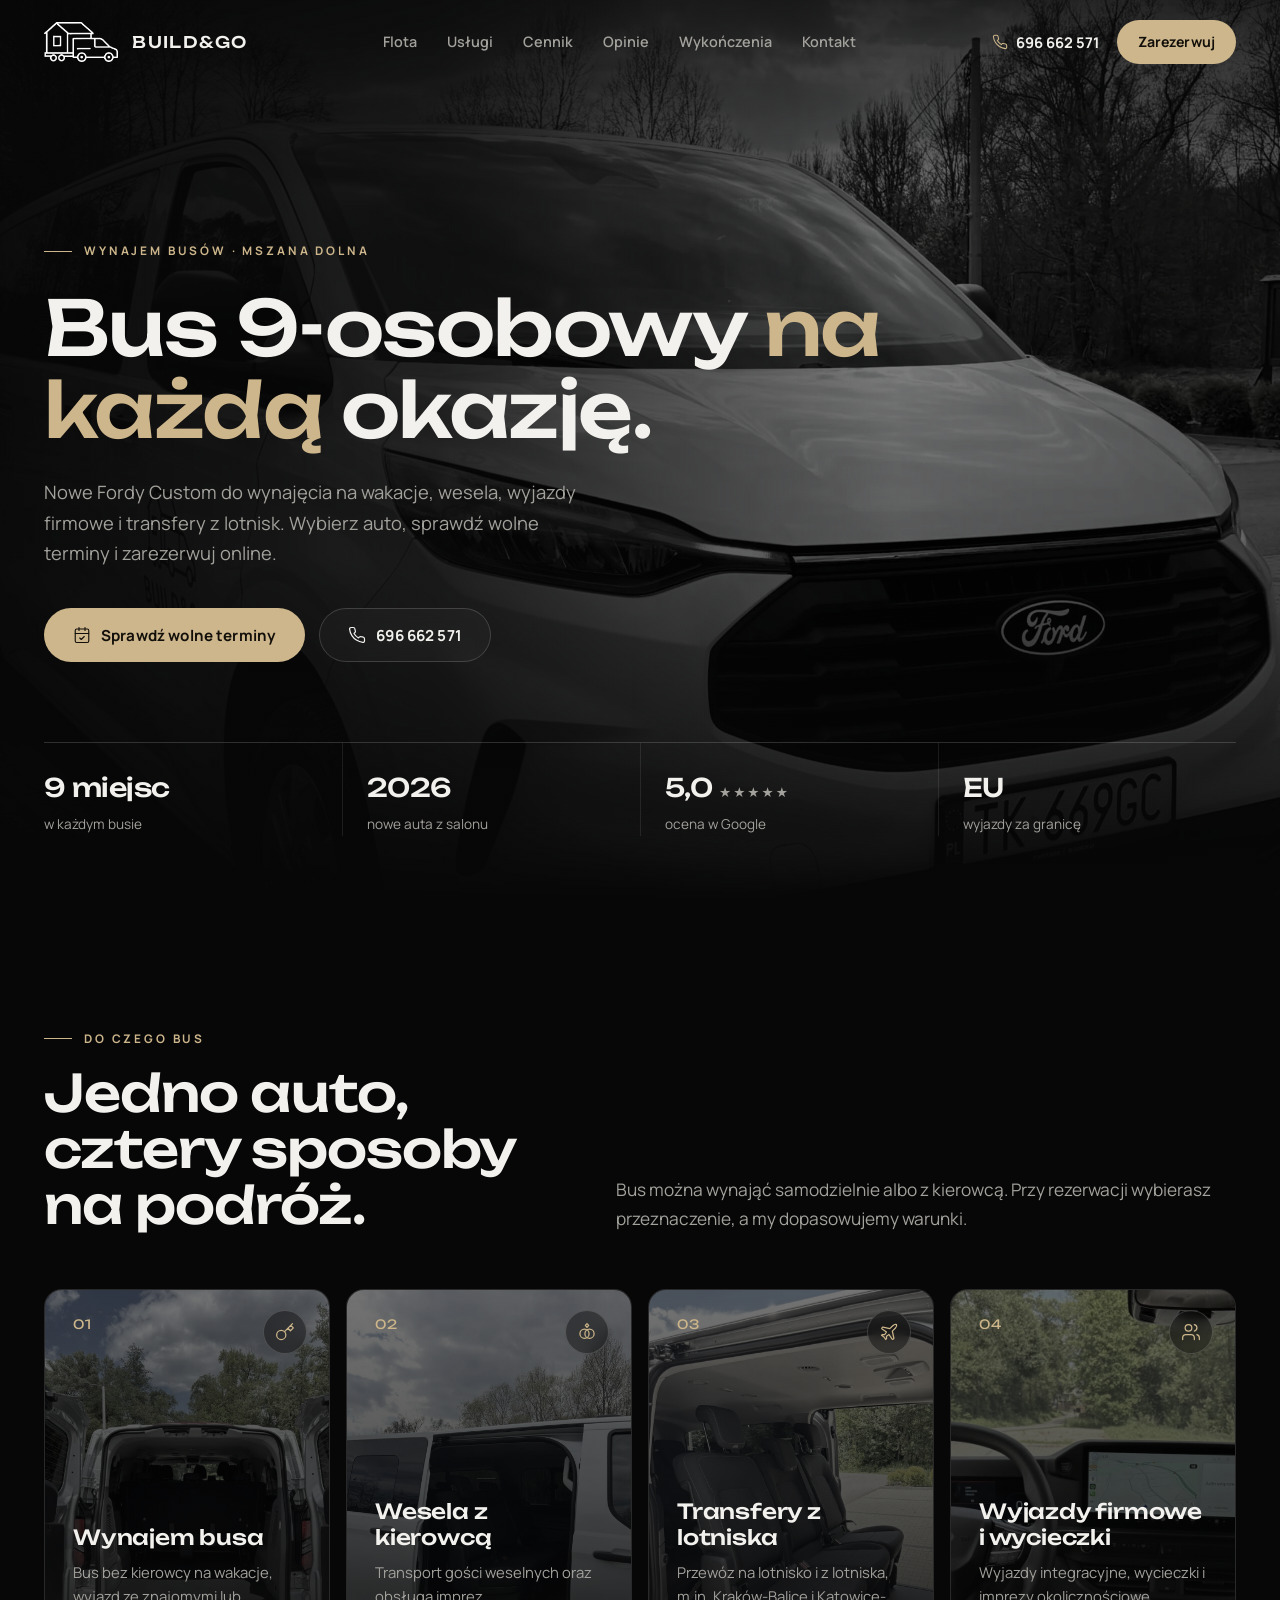
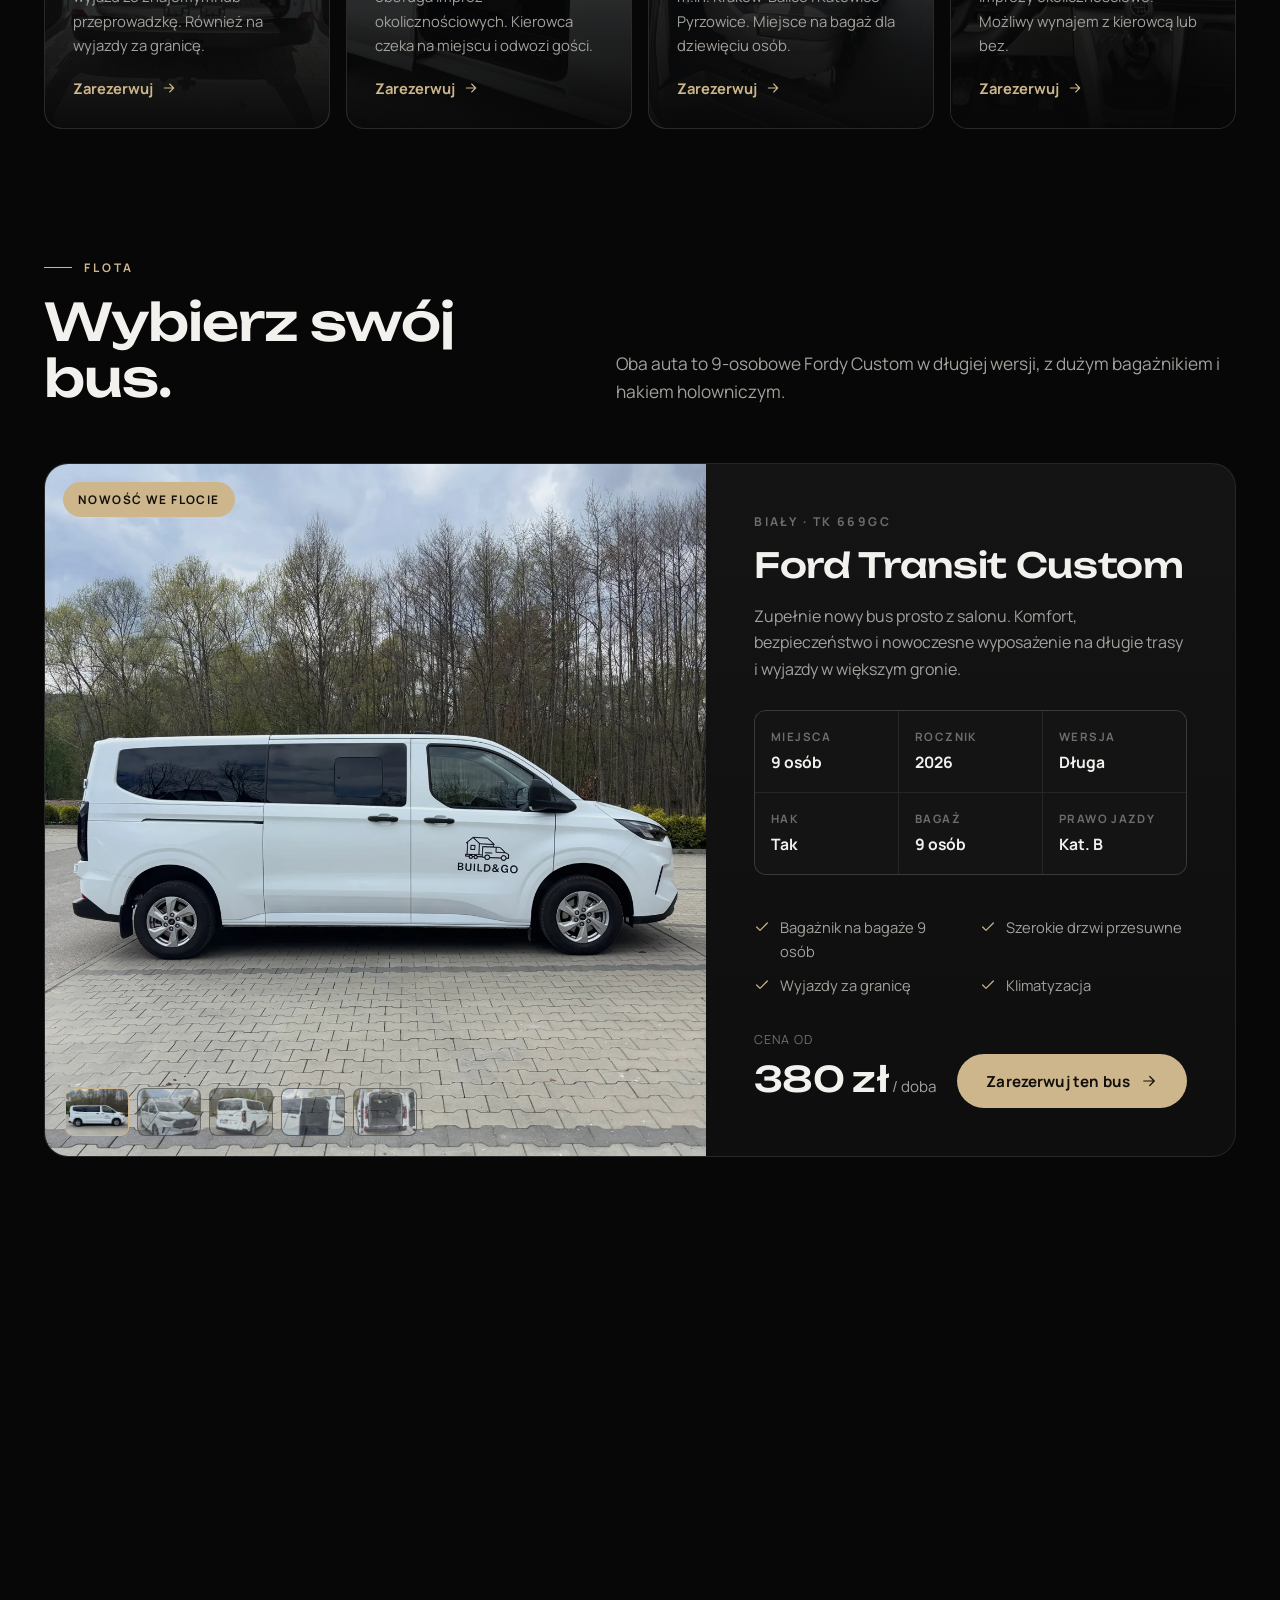
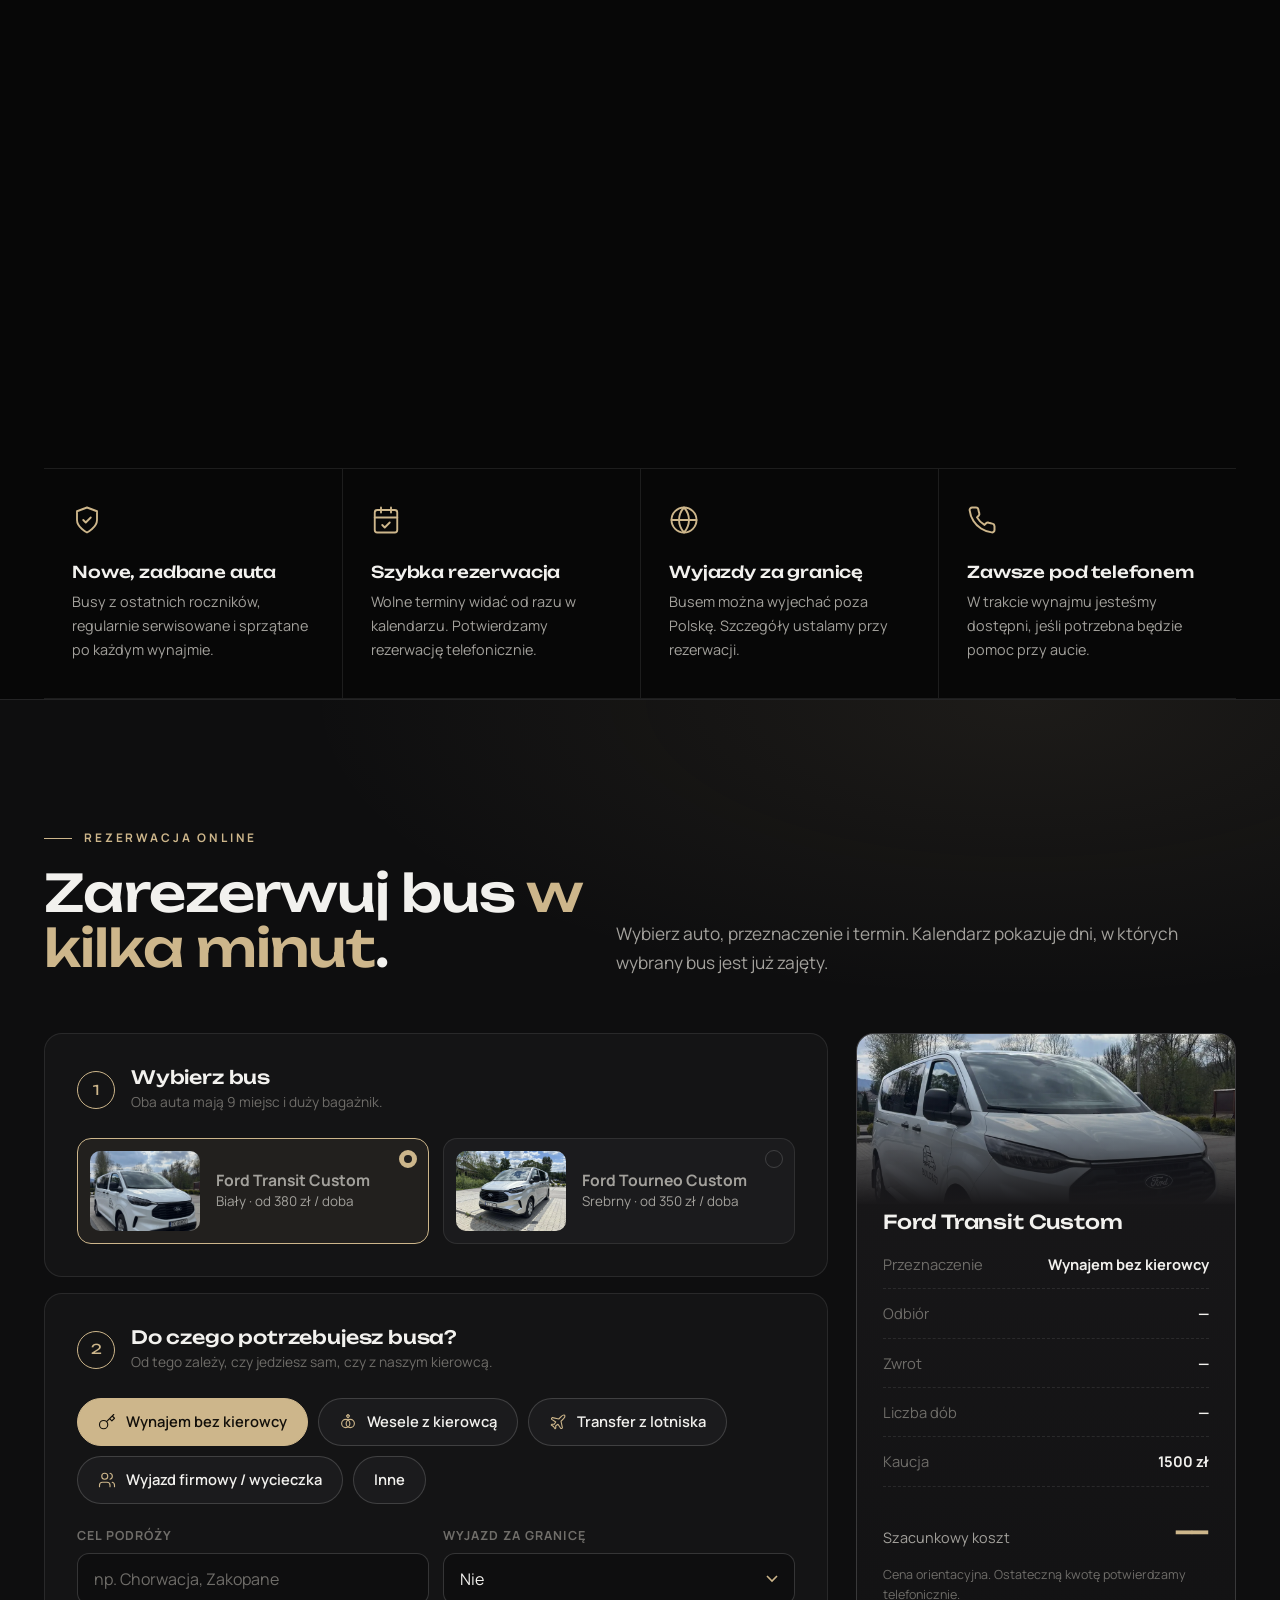
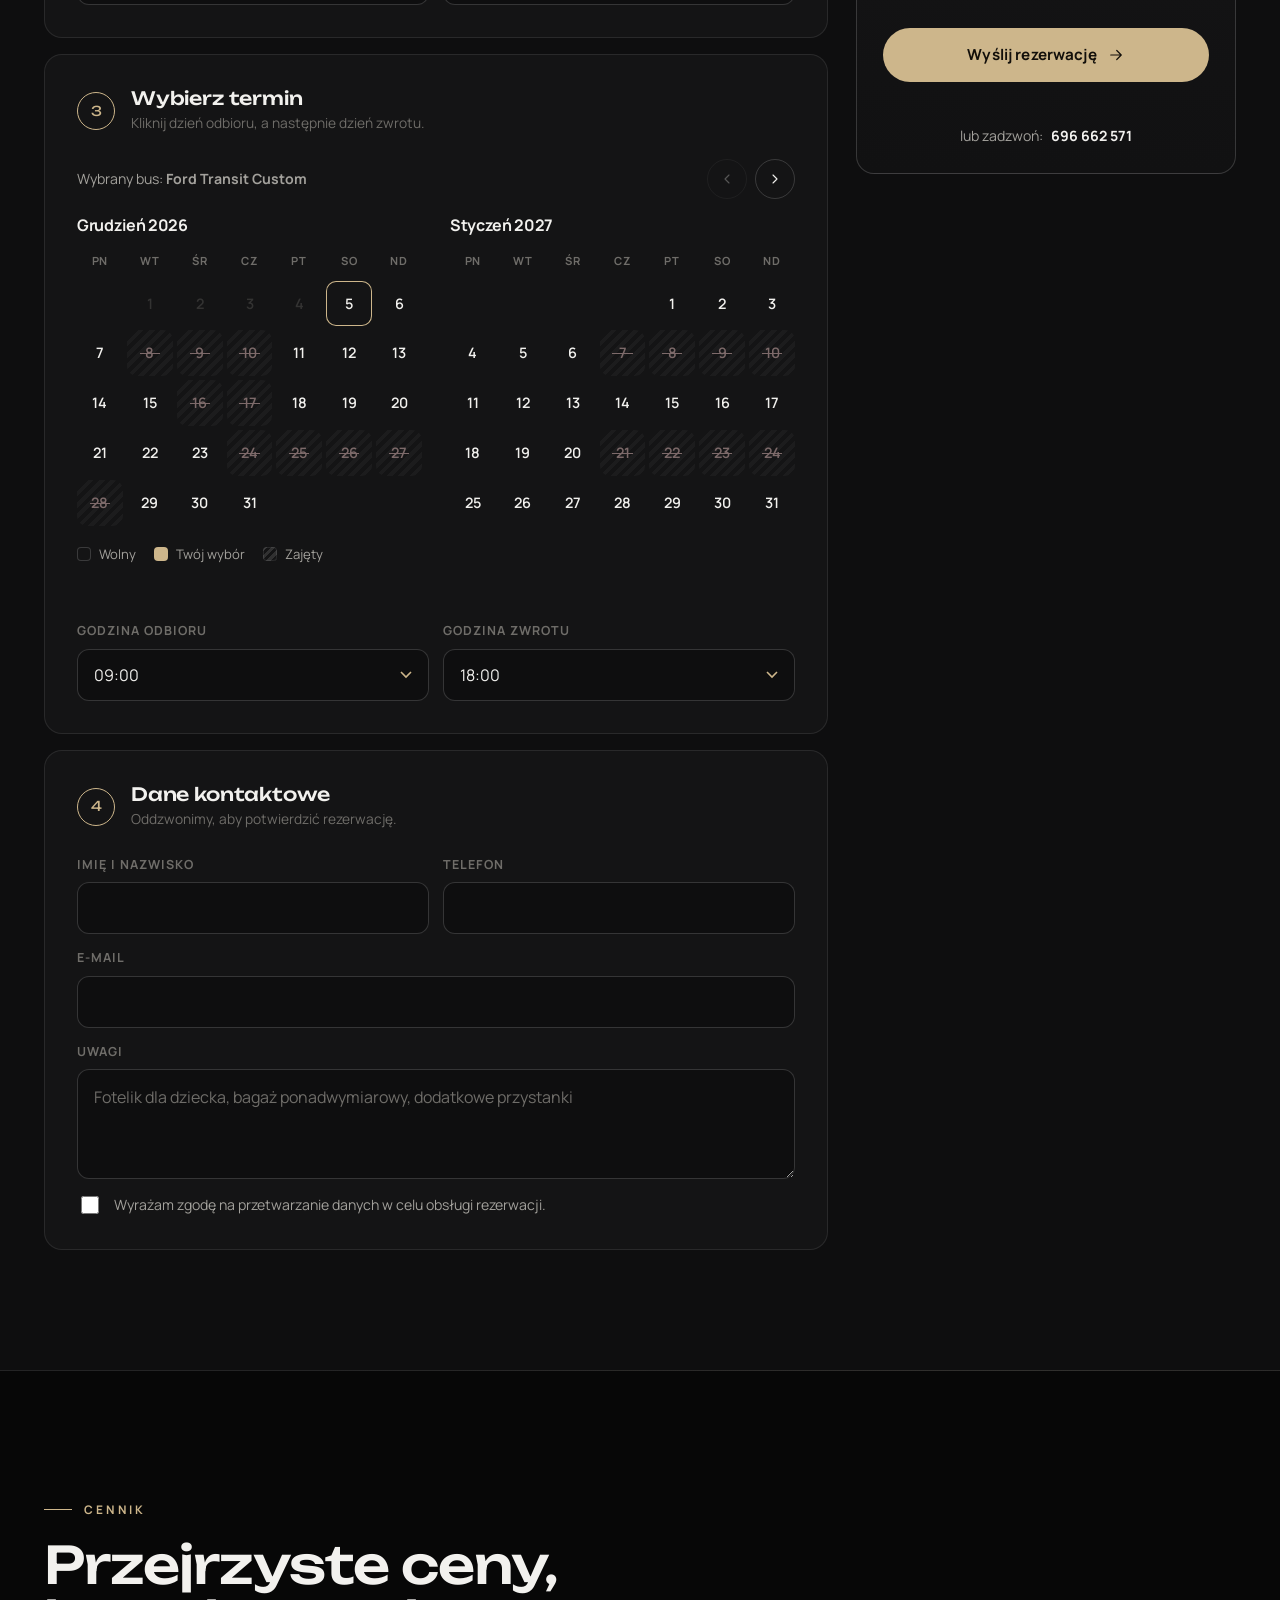
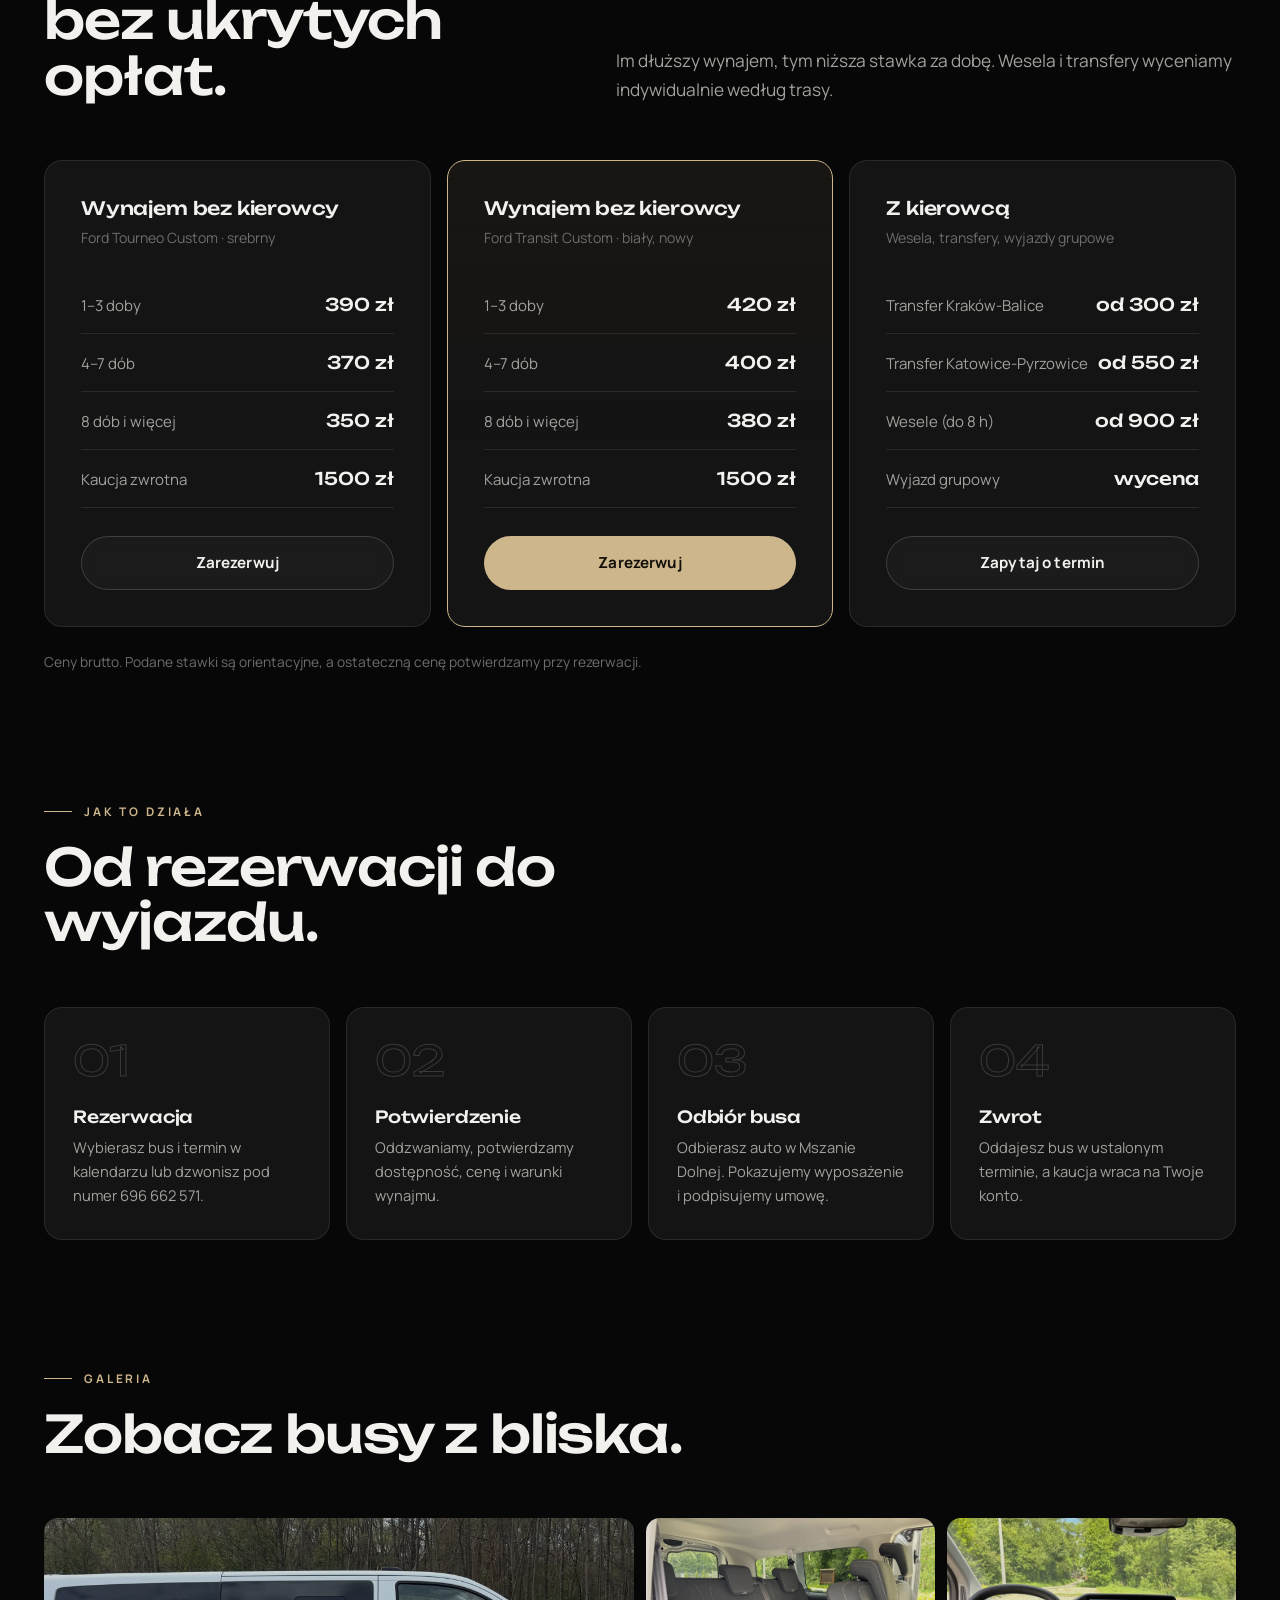
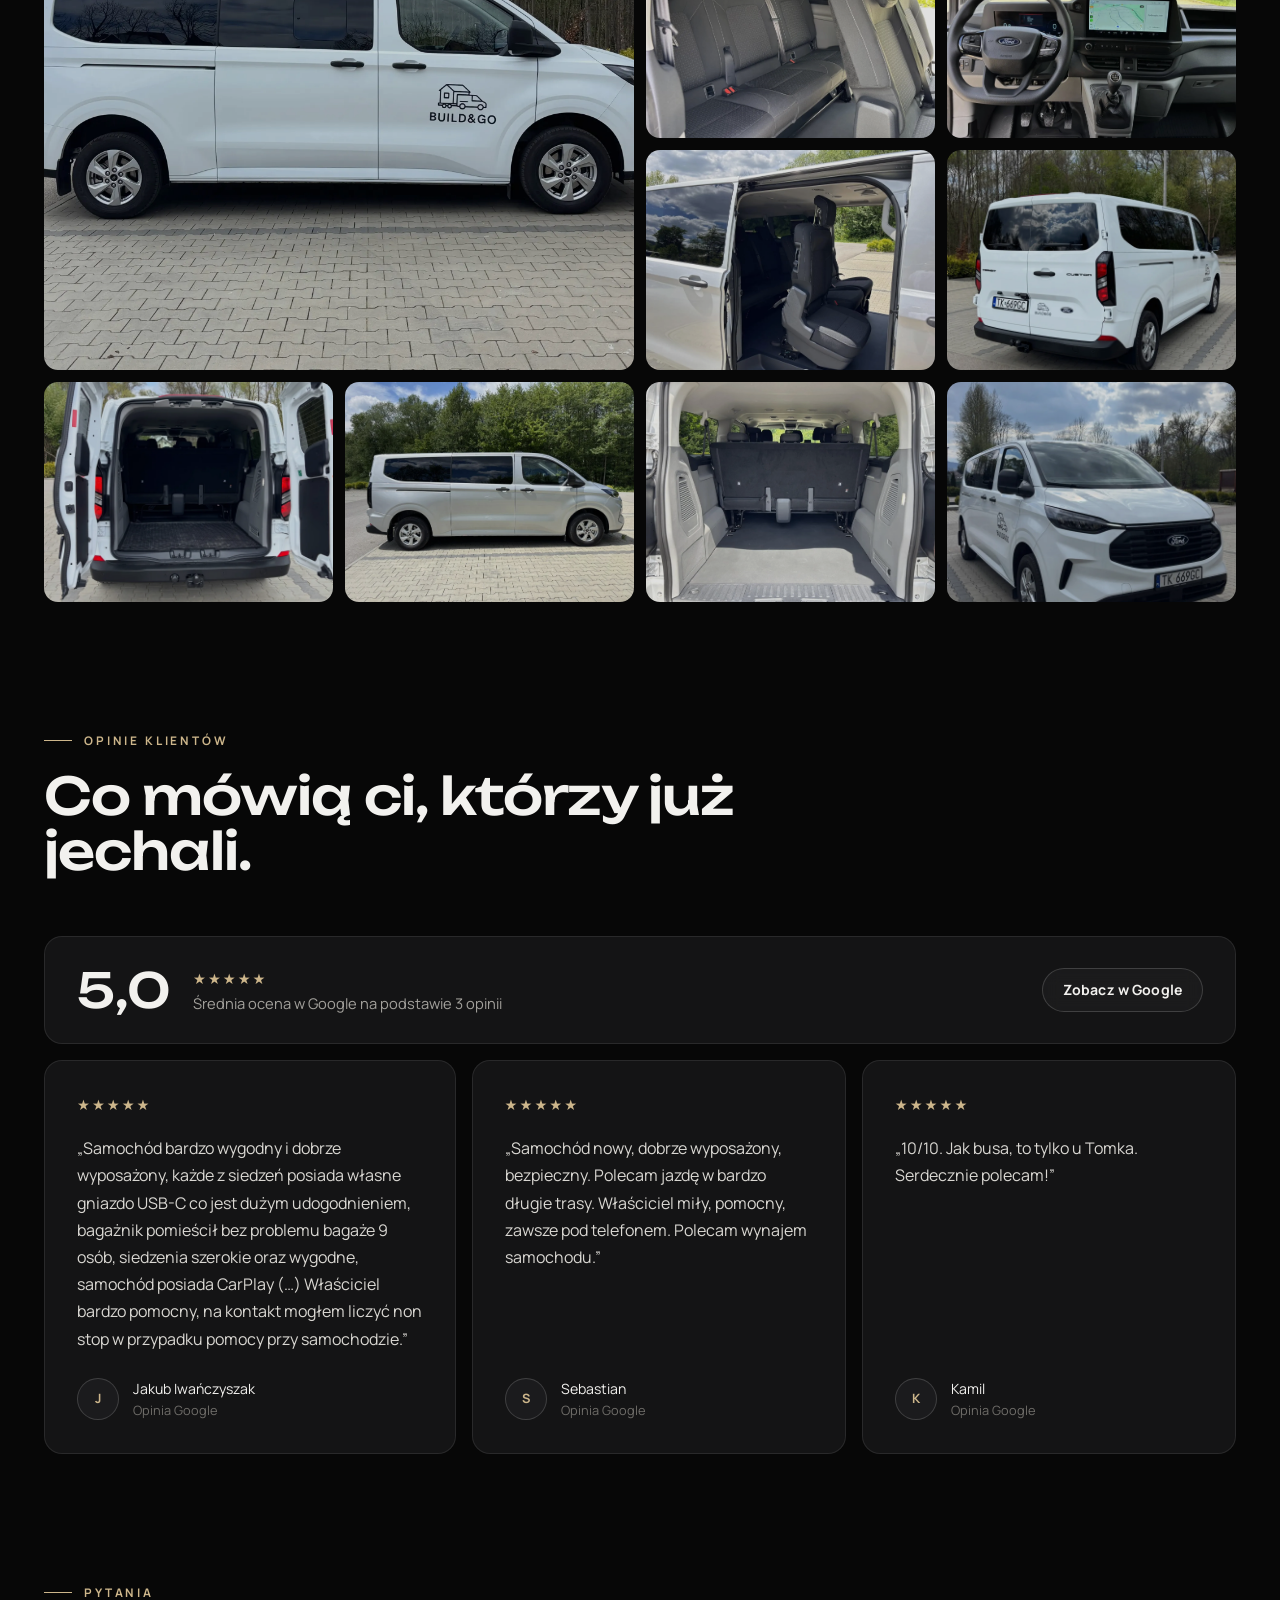
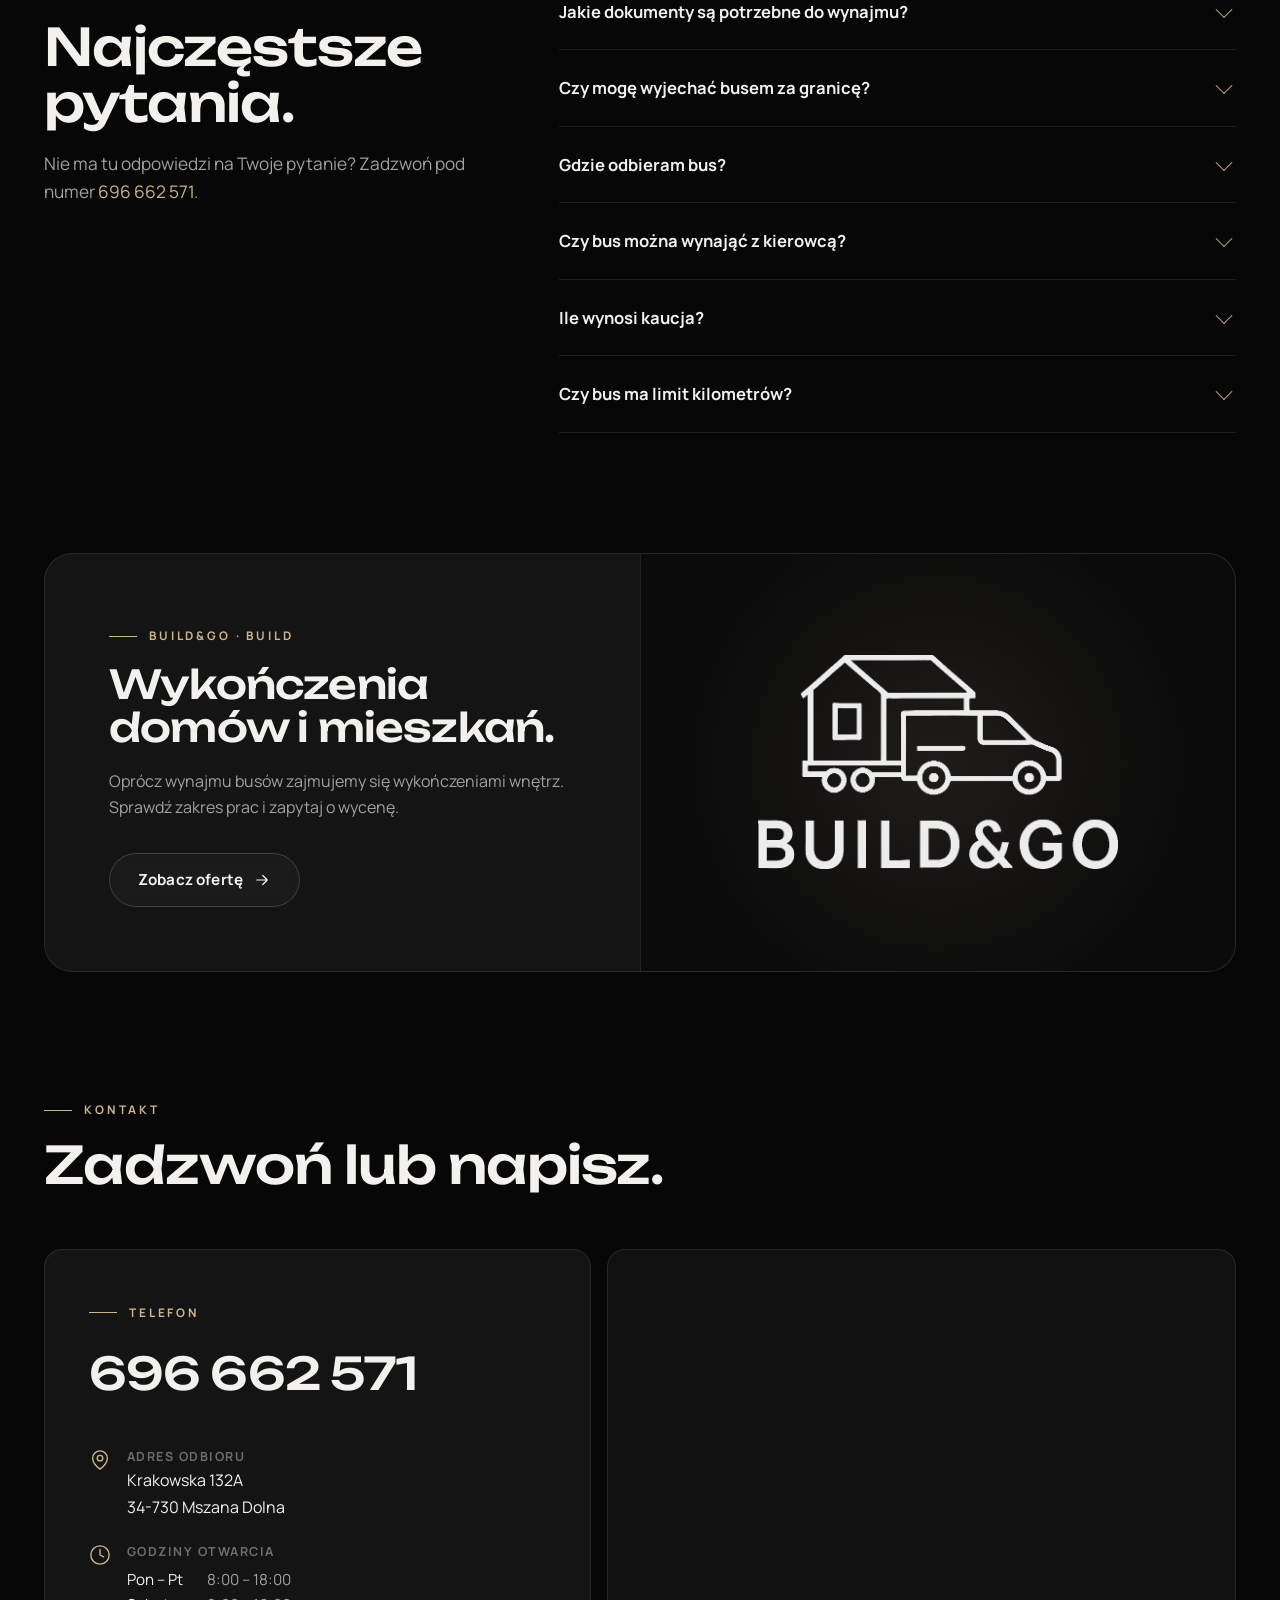
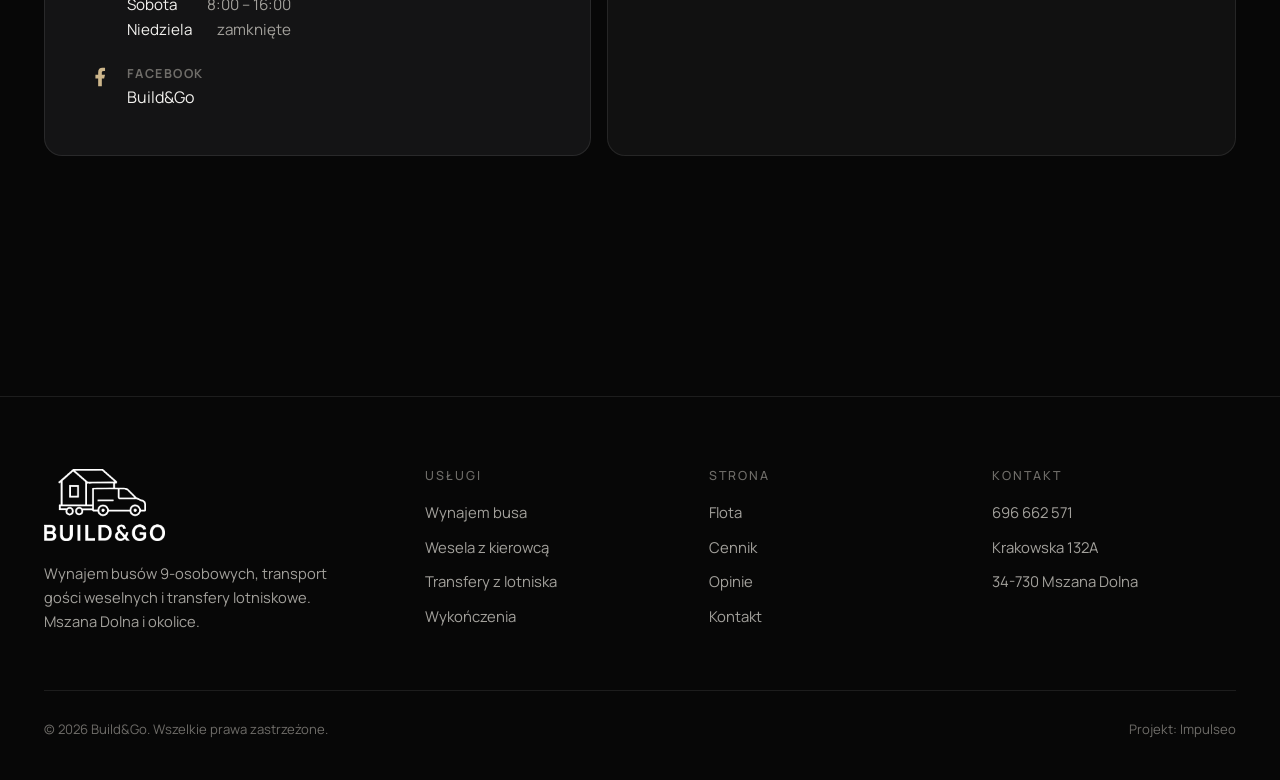
<file: index.html>
<!doctype html>
<html lang="pl">
<head>
<meta charset="utf-8">
<meta name="viewport" content="width=device-width, initial-scale=1">
<title>Wynajem busów 9-osobowych Mszana Dolna | Build&amp;Go</title>
<meta name="description" content="Wynajem busów 9-osobowych Ford Custom w Mszanie Dolnej: wyjazdy, wesela z kierowcą, transfery z lotnisk Kraków-Balice i Katowice-Pyrzowice. Rezerwacja online, tel. 696 662 571.">
<meta name="robots" content="noindex, nofollow">
<link rel="canonical" href="https://impulseo-pl.github.io/build-and-go/">
<meta property="og:type" content="website">
<meta property="og:locale" content="pl_PL">
<meta property="og:title" content="Wynajem busów 9-osobowych Mszana Dolna | Build&amp;Go">
<meta property="og:description" content="Nowe busy 9-osobowe na wyjazdy, wesela i transfery lotniskowe. Rezerwacja online, tel. 696 662 571.">
<meta property="og:url" content="https://impulseo-pl.github.io/build-and-go/">
<meta property="og:image" content="https://impulseo-pl.github.io/build-and-go/assets/img/og.jpg">
<meta name="twitter:card" content="summary_large_image">
<meta name="theme-color" content="#070707">
<link rel="icon" type="image/png" href="assets/img/favicon.png">
<link rel="preconnect" href="https://fonts.googleapis.com">
<link rel="preconnect" href="https://fonts.gstatic.com" crossorigin>
<link href="https://fonts.googleapis.com/css2?family=Manrope:wght@400;500;600;700&family=Unbounded:wght@400;500&display=swap" rel="stylesheet">
<link rel="preload" as="image" href="assets/img/hero.webp">
<link rel="stylesheet" href="assets/styles.css?v=9ad8f8d8">
<script type="application/ld+json">{"@context":"https://schema.org","@graph":[{"@type":"AutoRental","@id":"https://impulseo-pl.github.io/build-and-go/#firma","name":"Build&Go","url":"https://impulseo-pl.github.io/build-and-go/","telephone":"+48696662571","image":"https://impulseo-pl.github.io/build-and-go/assets/img/og.jpg","logo":"https://impulseo-pl.github.io/build-and-go/assets/img/logo.png","address":{"@type":"PostalAddress","streetAddress":"Krakowska 132A","postalCode":"34-730","addressLocality":"Mszana Dolna","addressRegion":"małopolskie","addressCountry":"PL"},"geo":{"@type":"GeoCoordinates","latitude":49.6927115,"longitude":20.0493413},"openingHoursSpecification":[{"@type":"OpeningHoursSpecification","dayOfWeek":["Monday","Tuesday","Wednesday","Thursday","Friday"],"opens":"08:00","closes":"18:00"},{"@type":"OpeningHoursSpecification","dayOfWeek":"Saturday","opens":"08:00","closes":"16:00"}],"aggregateRating":{"@type":"AggregateRating","ratingValue":"5.0","reviewCount":"3"},"areaServed":[{"@type":"City","name":"Mszana Dolna"},{"@type":"AdministrativeArea","name":"województwo małopolskie"}],"sameAs":["https://www.facebook.com/profile.php?id=61577142393386"]}]}</script>
</head>
<body>
<svg width="0" height="0" style="position:absolute" aria-hidden="true">
  <symbol id="i-phone" viewBox="0 0 24 24" fill="none" stroke="currentColor" stroke-width="1.6" stroke-linecap="round" stroke-linejoin="round"><path d="M22 16.9v3a2 2 0 0 1-2.2 2 19.8 19.8 0 0 1-8.6-3.1 19.5 19.5 0 0 1-6-6A19.8 19.8 0 0 1 2.1 4.2 2 2 0 0 1 4.1 2h3a2 2 0 0 1 2 1.7c.1 1 .4 1.9.7 2.8a2 2 0 0 1-.5 2.1L8 9.9a16 16 0 0 0 6 6l1.3-1.3a2 2 0 0 1 2.1-.4c.9.3 1.8.6 2.8.7a2 2 0 0 1 1.7 2z"/></symbol>
  <symbol id="i-arrow" viewBox="0 0 24 24" fill="none" stroke="currentColor" stroke-width="1.6" stroke-linecap="round" stroke-linejoin="round"><path d="M5 12h14M13 6l6 6-6 6"/></symbol>
  <symbol id="i-left" viewBox="0 0 24 24" fill="none" stroke="currentColor" stroke-width="1.6" stroke-linecap="round" stroke-linejoin="round"><path d="m15 18-6-6 6-6"/></symbol>
  <symbol id="i-right" viewBox="0 0 24 24" fill="none" stroke="currentColor" stroke-width="1.6" stroke-linecap="round" stroke-linejoin="round"><path d="m9 18 6-6-6-6"/></symbol>
  <symbol id="i-close" viewBox="0 0 24 24" fill="none" stroke="currentColor" stroke-width="1.6" stroke-linecap="round"><path d="M18 6 6 18M6 6l12 12"/></symbol>
  <symbol id="i-check" viewBox="0 0 24 24" fill="none" stroke="currentColor" stroke-width="1.8" stroke-linecap="round" stroke-linejoin="round"><path d="M20 6 9 17l-5-5"/></symbol>
  <symbol id="i-van" viewBox="0 0 24 24" fill="none" stroke="currentColor" stroke-width="1.5" stroke-linecap="round" stroke-linejoin="round"><path d="M2 16V7a2 2 0 0 1 2-2h10l4.5 4.5L21 11a1 1 0 0 1 1 1v4h-2"/><path d="M2 16h3M9 16h7"/><circle cx="7" cy="17" r="2"/><circle cx="18" cy="17" r="2"/><path d="M14 5v5h6"/></symbol>
  <symbol id="i-rings" viewBox="0 0 24 24" fill="none" stroke="currentColor" stroke-width="1.5" stroke-linecap="round" stroke-linejoin="round"><circle cx="9" cy="14" r="5.5"/><circle cx="15" cy="14" r="5.5"/><path d="m10 4 2-2 2 2-2 2.5z"/></symbol>
  <symbol id="i-plane" viewBox="0 0 24 24" fill="none" stroke="currentColor" stroke-width="1.5" stroke-linecap="round" stroke-linejoin="round"><path d="M17.8 19.2 16 11l3.5-3.5C21 6 21.5 4 21 3c-1-.5-3 0-4.5 1.5L13 8 4.8 6.2c-.5-.1-.9.1-1.1.5l-.3.5c-.2.5-.1 1 .3 1.3L9 12l-2 3H4l-1 1 3 2 2 3 1-1v-3l3-2 3.5 5.3c.3.4.8.5 1.3.3l.5-.2c.4-.3.6-.7.5-1.2z"/></symbol>
  <symbol id="i-group" viewBox="0 0 24 24" fill="none" stroke="currentColor" stroke-width="1.5" stroke-linecap="round" stroke-linejoin="round"><path d="M16 21v-2a4 4 0 0 0-4-4H6a4 4 0 0 0-4 4v2"/><circle cx="9" cy="7" r="4"/><path d="M22 21v-2a4 4 0 0 0-3-3.9M16 3.1a4 4 0 0 1 0 7.8"/></symbol>
  <symbol id="i-seat" viewBox="0 0 24 24" fill="none" stroke="currentColor" stroke-width="1.5" stroke-linecap="round" stroke-linejoin="round"><path d="M7 3h6a2 2 0 0 1 2 2v8H7z"/><path d="M5 13h14v3a2 2 0 0 1-2 2H7a2 2 0 0 1-2-2zM8 18v3M16 18v3"/></symbol>
  <symbol id="i-globe" viewBox="0 0 24 24" fill="none" stroke="currentColor" stroke-width="1.5" stroke-linecap="round" stroke-linejoin="round"><circle cx="12" cy="12" r="10"/><path d="M2 12h20M12 2a15.3 15.3 0 0 1 4 10 15.3 15.3 0 0 1-4 10 15.3 15.3 0 0 1-4-10 15.3 15.3 0 0 1 4-10z"/></symbol>
  <symbol id="i-cal" viewBox="0 0 24 24" fill="none" stroke="currentColor" stroke-width="1.5" stroke-linecap="round" stroke-linejoin="round"><rect x="3" y="4" width="18" height="18" rx="2"/><path d="M16 2v4M8 2v4M3 10h18M9 16l2 2 4-4"/></symbol>
  <symbol id="i-shield" viewBox="0 0 24 24" fill="none" stroke="currentColor" stroke-width="1.5" stroke-linecap="round" stroke-linejoin="round"><path d="M12 22s8-4 8-10V5l-8-3-8 3v7c0 6 8 10 8 10z"/><path d="m9 12 2 2 4-4"/></symbol>
  <symbol id="i-pin" viewBox="0 0 24 24" fill="none" stroke="currentColor" stroke-width="1.5" stroke-linecap="round" stroke-linejoin="round"><path d="M20 10c0 6-8 12-8 12s-8-6-8-12a8 8 0 0 1 16 0z"/><circle cx="12" cy="10" r="3"/></symbol>
  <symbol id="i-clock" viewBox="0 0 24 24" fill="none" stroke="currentColor" stroke-width="1.5" stroke-linecap="round" stroke-linejoin="round"><circle cx="12" cy="12" r="10"/><path d="M12 6v6l4 2"/></symbol>
  <symbol id="i-star" viewBox="0 0 24 24" fill="currentColor"><path d="m12 2 3.1 6.3 6.9 1-5 4.9 1.2 6.8L12 17.8 5.8 21l1.2-6.8-5-4.9 6.9-1z"/></symbol>
  <symbol id="i-usb" viewBox="0 0 24 24" fill="none" stroke="currentColor" stroke-width="1.5" stroke-linecap="round" stroke-linejoin="round"><rect x="6" y="2" width="12" height="20" rx="3"/><path d="M10 6h4M12 18v.01"/></symbol>
  <symbol id="i-key" viewBox="0 0 24 24" fill="none" stroke="currentColor" stroke-width="1.5" stroke-linecap="round" stroke-linejoin="round"><circle cx="7.5" cy="15.5" r="5.5"/><path d="m21 2-9.6 9.6M15.5 7.5l3 3L22 7l-3-3"/></symbol>
</svg>

<header class="nav" id="nav">
  <div class="wrap">
    <a class="brand" href="index.html" aria-label="Build&amp;Go — strona główna"><img src="assets/img/logo-znak.png" alt="" width="536" height="288"><span class="brand-txt">BUILD&amp;GO</span></a>
    <nav class="nav-links" aria-label="Główna">
      <a href="#flota">Flota</a>
      <a href="#uslugi">Usługi</a>
      <a href="#cennik">Cennik</a>
      <a href="#opinie">Opinie</a>
      <a href="wykonczenia.html">Wykończenia</a>
      <a href="#kontakt">Kontakt</a>
    </nav>
    <div class="nav-cta">
      <a class="nav-tel" href="tel:+48696662571"><svg><use href="#i-phone"/></svg>696 662 571</a>
      <a class="btn btn-gold btn-sm" href="#rezerwacja">Zarezerwuj</a>
      <button class="burger" aria-label="Menu" aria-expanded="false"><span></span><span></span></button>
    </div>
  </div>
  <div class="mobile-menu">
    <a href="#flota">Flota</a>
    <a href="#uslugi">Usługi</a>
    <a href="#cennik">Cennik</a>
    <a href="#rezerwacja">Rezerwacja</a>
    <a href="#opinie">Opinie</a>
    <a href="wykonczenia.html">Wykończenia</a>
    <a href="#kontakt">Kontakt</a>
    <a class="btn btn-gold" href="tel:+48696662571"><svg><use href="#i-phone"/></svg>Zadzwoń: 696 662 571</a>
  </div>
</header>

<main>
<section class="hero">
  <div class="hero-bg"><picture><source media="(max-width:640px)" srcset="assets/img/bialy-przod.webp"><img src="assets/img/hero.webp" alt="Biały Ford Transit Custom z logo Build&amp;Go" width="2400" height="1488" fetchpriority="high"></picture></div>
  <div class="wrap">
    <span class="eyebrow">Wynajem busów · Mszana Dolna</span>
    <h1>Bus 9-osobowy <em>na każdą</em> okazję.</h1>
    <p class="lead">Nowe Fordy Custom do wynajęcia na wakacje, wesela, wyjazdy firmowe i transfery z lotnisk. Wybierz auto, sprawdź wolne terminy i zarezerwuj online.</p>
    <div class="hero-cta">
      <a class="btn btn-gold" href="#rezerwacja"><svg><use href="#i-cal"/></svg>Sprawdź wolne terminy</a>
      <a class="btn btn-ghost" href="tel:+48696662571"><svg><use href="#i-phone"/></svg>696 662 571</a>
    </div>
    <div class="hero-meta">
      <div><strong>9 miejsc</strong><span>w każdym busie</span></div>
      <div><strong>2026</strong><span>nowe auta z salonu</span></div>
      <div><strong>5,0 <span class="stars">★★★★★</span></strong><span>ocena w Google</span></div>
      <div><strong>EU</strong><span>wyjazdy za granicę</span></div>
    </div>
  </div>
</section>

<section id="uslugi">
  <div class="wrap">
    <div class="sec-head rv-up">
      <div>
        <span class="eyebrow">Do czego bus</span>
        <h2>Jedno auto, cztery sposoby na podróż.</h2>
      </div>
      <p class="lead">Bus można wynająć samodzielnie albo z kierowcą. Przy rezerwacji wybierasz przeznaczenie, a my dopasowujemy warunki.</p>
    </div>
    <div class="uses">
      <a class="use rv-up" href="#rezerwacja" data-purpose="wynajem">
        <img src="assets/img/srebrny-bagaznik.webp" alt="Otwarty bagażnik busa" loading="lazy">
        <span class="use-num">01</span><span class="use-ico"><svg><use href="#i-key"/></svg></span>
        <h3>Wynajem busa</h3>
        <p>Bus bez kierowcy na wakacje, wyjazd ze znajomymi lub przeprowadzkę. Również na wyjazdy za granicę.</p>
        <span class="link-arrow">Zarezerwuj <svg><use href="#i-arrow"/></svg></span>
      </a>
      <a class="use rv-up" href="#rezerwacja" data-purpose="wesele">
        <img src="assets/img/bialy-drzwi.webp" alt="Otwarte drzwi przesuwne białego busa" loading="lazy">
        <span class="use-num">02</span><span class="use-ico"><svg><use href="#i-rings"/></svg></span>
        <h3>Wesela z kierowcą</h3>
        <p>Transport gości weselnych oraz obsługa imprez okolicznościowych. Kierowca czeka na miejscu i odwozi gości.</p>
        <span class="link-arrow">Zarezerwuj <svg><use href="#i-arrow"/></svg></span>
      </a>
      <a class="use rv-up" href="#rezerwacja" data-purpose="transfer">
        <img src="assets/img/srebrny-fotele.webp" alt="Fotele pasażerów w busie" loading="lazy">
        <span class="use-num">03</span><span class="use-ico"><svg><use href="#i-plane"/></svg></span>
        <h3>Transfery z lotniska</h3>
        <p>Przewóz na lotnisko i z lotniska, m.in. Kraków-Balice i Katowice-Pyrzowice. Miejsce na bagaż dla dziewięciu osób.</p>
        <span class="link-arrow">Zarezerwuj <svg><use href="#i-arrow"/></svg></span>
      </a>
      <a class="use rv-up" href="#rezerwacja" data-purpose="firma">
        <img src="assets/img/srebrny-kokpit.webp" alt="Kokpit busa z ekranem multimedialnym" loading="lazy">
        <span class="use-num">04</span><span class="use-ico"><svg><use href="#i-group"/></svg></span>
        <h3>Wyjazdy firmowe i wycieczki</h3>
        <p>Wyjazdy integracyjne, wycieczki i imprezy okolicznościowe. Możliwy wynajem z kierowcą lub bez.</p>
        <span class="link-arrow">Zarezerwuj <svg><use href="#i-arrow"/></svg></span>
      </a>
    </div>
  </div>
</section>

<section id="flota" style="padding-top:0">
  <div class="wrap">
    <div class="sec-head rv-up">
      <div>
        <span class="eyebrow">Flota</span>
        <h2>Wybierz swój bus.</h2>
      </div>
      <p class="lead">Oba auta to 9-osobowe Fordy Custom w długiej wersji, z dużym bagażnikiem i hakiem holowniczym.</p>
    </div>

    <div class="fleet">
      <article class="car rv-up" id="bus-bialy">
        <div class="car-media" data-gallery>
          <span class="car-badge gold">Nowość we flocie</span>
          <div class="car-stage">
            <img class="is-active" src="assets/img/bialy-bok.webp" alt="Ford Transit Custom, widok z boku" loading="lazy">
            <img src="assets/img/bialy-przod.webp" alt="Ford Transit Custom, przód" loading="lazy">
            <img src="assets/img/bialy-tyl.webp" alt="Ford Transit Custom, tył" loading="lazy">
            <img src="assets/img/bialy-drzwi.webp" alt="Ford Transit Custom, drzwi przesuwne" loading="lazy">
            <img src="assets/img/bialy-bagaznik.webp" alt="Ford Transit Custom, bagażnik" loading="lazy">
          </div>
          <div class="car-thumbs"></div>
        </div>
        <div class="car-body">
          <span class="car-kicker">Biały · TK 669GC</span>
          <h3>Ford Transit Custom</h3>
          <p>Zupełnie nowy bus prosto z salonu. Komfort, bezpieczeństwo i nowoczesne wyposażenie na długie trasy i wyjazdy w większym gronie.</p>
          <dl class="specs">
            <div><dt>Miejsca</dt><dd>9 osób</dd></div>
            <div><dt>Rocznik</dt><dd>2026</dd></div>
            <div><dt>Wersja</dt><dd>Długa</dd></div>
            <div><dt>Hak</dt><dd>Tak</dd></div>
            <div><dt>Bagaż</dt><dd>9 osób</dd></div>
            <div><dt>Prawo jazdy</dt><dd>Kat. B</dd></div>
          </dl>
          <ul class="feats">
            <li><svg><use href="#i-check"/></svg>Bagażnik na bagaże 9 osób</li>
            <li><svg><use href="#i-check"/></svg>Szerokie drzwi przesuwne</li>
            <li><svg><use href="#i-check"/></svg>Wyjazdy za granicę</li>
            <li><svg><use href="#i-check"/></svg>Klimatyzacja</li>
          </ul>
          <div class="car-foot">
            <div class="price"><small>CENA OD</small><strong>380 zł</strong> <span>/ doba</span></div>
            <a class="btn btn-gold" href="#rezerwacja" data-car="bialy">Zarezerwuj ten bus <svg><use href="#i-arrow"/></svg></a>
          </div>
        </div>
      </article>

      <article class="car rv-up" id="bus-srebrny">
        <div class="car-media" data-gallery>
          <span class="car-badge">9 miejsc · CarPlay</span>
          <div class="car-stage">
            <img class="is-active" src="assets/img/srebrny-przod.webp" alt="Srebrny Ford Tourneo Custom, przód" loading="lazy">
            <img src="assets/img/srebrny-bok.webp" alt="Srebrny Ford Tourneo Custom, widok z boku" loading="lazy">
            <img src="assets/img/srebrny-drzwi.webp" alt="Srebrny bus z otwartymi drzwiami przesuwnymi" loading="lazy">
            <img src="assets/img/srebrny-wnetrze.webp" alt="Trzy rzędy siedzeń w busie" loading="lazy">
            <img src="assets/img/srebrny-kokpit.webp" alt="Kokpit z ekranem multimedialnym" loading="lazy">
            <img src="assets/img/srebrny-fotele.webp" alt="Fotele w drugim rzędzie" loading="lazy">
            <img src="assets/img/srebrny-bagaznik.webp" alt="Bagażnik busa" loading="lazy">
            <img src="assets/img/srebrny-front.webp" alt="Bus od przodu" loading="lazy">
          </div>
          <div class="car-thumbs"></div>
        </div>
        <div class="car-body">
          <span class="car-kicker">Srebrny · TK 314FH</span>
          <h3>Ford Tourneo Custom</h3>
          <p>Wygodny bus na bardzo długie trasy. Każde miejsce ma własne gniazdo USB-C, a pasażerowie z tyłu sami regulują temperaturę nawiewu.</p>
          <dl class="specs">
            <div><dt>Miejsca</dt><dd>9 osób</dd></div>
            <div><dt>Skrzynia</dt><dd>Manualna</dd></div>
            <div><dt>Wersja</dt><dd>Długa</dd></div>
            <div><dt>Hak</dt><dd>Tak</dd></div>
            <div><dt>Bagaż</dt><dd>9 osób</dd></div>
            <div><dt>Prawo jazdy</dt><dd>Kat. B</dd></div>
          </dl>
          <ul class="feats">
            <li><svg><use href="#i-check"/></svg>Apple CarPlay</li>
            <li><svg><use href="#i-check"/></svg>USB-C przy każdym miejscu</li>
            <li><svg><use href="#i-check"/></svg>Nawiew z regulacją dla tyłu</li>
            <li><svg><use href="#i-check"/></svg>Tryby jazdy, w tym Eco</li>
          </ul>
          <div class="car-foot">
            <div class="price"><small>CENA OD</small><strong>350 zł</strong> <span>/ doba</span></div>
            <a class="btn btn-gold" href="#rezerwacja" data-car="srebrny">Zarezerwuj ten bus <svg><use href="#i-arrow"/></svg></a>
          </div>
        </div>
      </article>
    </div>
  </div>
</section>

<section class="perks-sec">
  <div class="wrap">
    <div class="perks">
      <div class="perk rv-up"><svg><use href="#i-shield"/></svg><h3>Nowe, zadbane auta</h3><p>Busy z ostatnich roczników, regularnie serwisowane i sprzątane po każdym wynajmie.</p></div>
      <div class="perk rv-up"><svg><use href="#i-cal"/></svg><h3>Szybka rezerwacja</h3><p>Wolne terminy widać od razu w kalendarzu. Potwierdzamy rezerwację telefonicznie.</p></div>
      <div class="perk rv-up"><svg><use href="#i-globe"/></svg><h3>Wyjazdy za granicę</h3><p>Busem można wyjechać poza Polskę. Szczegóły ustalamy przy rezerwacji.</p></div>
      <div class="perk rv-up"><svg><use href="#i-phone"/></svg><h3>Zawsze pod telefonem</h3><p>W trakcie wynajmu jesteśmy dostępni, jeśli potrzebna będzie pomoc przy aucie.</p></div>
    </div>
  </div>
</section>

<section id="rezerwacja" class="booking-sec">
  <div class="wrap">
    <div class="sec-head rv-up">
      <div>
        <span class="eyebrow">Rezerwacja online</span>
        <h2>Zarezerwuj bus <span class="gold">w kilka minut</span>.</h2>
      </div>
      <p class="lead">Wybierz auto, przeznaczenie i termin. Kalendarz pokazuje dni, w których wybrany bus jest już zajęty.</p>
    </div>

    <form class="booking" id="booking" novalidate>
      <div class="bk-steps">
        <div class="bk-step">
          <div class="bk-step-head"><span class="bk-num">1</span><div><h3>Wybierz bus</h3><p>Oba auta mają 9 miejsc i duży bagażnik.</p></div></div>
          <div class="pick-cars">
            <label class="pick"><input type="radio" name="car" value="bialy" checked>
              <span class="pick-card"><img src="assets/img/bialy-przod.webp" alt=""><span><strong>Ford Transit Custom</strong><span>Biały · od 380 zł / doba</span></span></span>
            </label>
            <label class="pick"><input type="radio" name="car" value="srebrny">
              <span class="pick-card"><img src="assets/img/srebrny-przod.webp" alt=""><span><strong>Ford Tourneo Custom</strong><span>Srebrny · od 350 zł / doba</span></span></span>
            </label>
          </div>
        </div>

        <div class="bk-step">
          <div class="bk-step-head"><span class="bk-num">2</span><div><h3>Do czego potrzebujesz busa?</h3><p>Od tego zależy, czy jedziesz sam, czy z naszym kierowcą.</p></div></div>
          <div class="chips">
            <label class="chip"><input type="radio" name="purpose" value="wynajem" checked><span><svg><use href="#i-key"/></svg>Wynajem bez kierowcy</span></label>
            <label class="chip"><input type="radio" name="purpose" value="wesele"><span><svg><use href="#i-rings"/></svg>Wesele z kierowcą</span></label>
            <label class="chip"><input type="radio" name="purpose" value="transfer"><span><svg><use href="#i-plane"/></svg>Transfer z lotniska</span></label>
            <label class="chip"><input type="radio" name="purpose" value="firma"><span><svg><use href="#i-group"/></svg>Wyjazd firmowy / wycieczka</span></label>
            <label class="chip"><input type="radio" name="purpose" value="inne"><span>Inne</span></label>
          </div>

          <div class="cond" data-for="wynajem">
            <div class="field"><label for="f-dest">Cel podróży</label><input id="f-dest" name="dest" placeholder="np. Chorwacja, Zakopane"></div>
            <div class="field"><label for="f-abroad">Wyjazd za granicę</label><select id="f-abroad" name="abroad"><option>Nie</option><option>Tak</option></select></div>
          </div>
          <div class="cond" data-for="wesele">
            <div class="field"><label for="f-venue">Miejsce wesela</label><input id="f-venue" name="venue" placeholder="Sala, miejscowość"></div>
            <div class="field"><label for="f-guests">Liczba kursów</label><select id="f-guests" name="courses"><option>1 kurs w każdą stronę</option><option>2–3 kursy</option><option>Do ustalenia</option></select></div>
          </div>
          <div class="cond" data-for="transfer">
            <div class="field"><label for="f-airport">Lotnisko</label><select id="f-airport" name="airport"><option value="krk">Kraków-Balice (KRK)</option><option value="ktw">Katowice-Pyrzowice (KTW)</option><option value="inne">Inne lotnisko</option></select></div>
            <div class="field"><label for="f-dir">Kierunek</label><select id="f-dir" name="dir"><option>Na lotnisko</option><option>Z lotniska</option><option>W obie strony</option></select></div>
            <div class="field"><label for="f-flight">Numer lotu (opcjonalnie)</label><input id="f-flight" name="flight" placeholder="np. FR 1234"></div>
            <div class="field"><label for="f-pax">Liczba osób</label><select id="f-pax" name="pax"><option>1–4</option><option>5–6</option><option>7–8</option></select></div>
          </div>
          <div class="cond" data-for="firma">
            <div class="field"><label for="f-trip">Trasa</label><input id="f-trip" name="trip" placeholder="Skąd i dokąd"></div>
            <div class="field"><label for="f-driver">Kierowca</label><select id="f-driver" name="driver"><option>Z kierowcą</option><option>Bez kierowcy</option></select></div>
          </div>
          <div class="cond" data-for="inne">
            <div class="field full"><label for="f-other">Opisz krótko potrzebę</label><input id="f-other" name="other" placeholder="np. przewóz drużyny na mecz"></div>
          </div>
        </div>

        <div class="bk-step">
          <div class="bk-step-head"><span class="bk-num">3</span><div><h3>Wybierz termin</h3><p id="cal-sub">Kliknij dzień odbioru, a następnie dzień zwrotu.</p></div></div>
          <div class="cal-top">
            <span class="cal-hint" id="cal-hint">Wybrany bus: <b>Ford Transit Custom</b></span>
            <div class="cal-nav"><button type="button" id="cal-prev" aria-label="Poprzedni miesiąc"><svg><use href="#i-left"/></svg></button><button type="button" id="cal-next" aria-label="Następny miesiąc"><svg><use href="#i-right"/></svg></button></div>
          </div>
          <div class="cal" id="cal"></div>
          <div class="cal-legend"><span><i class="lg-free"></i>Wolny</span><span><i class="lg-sel"></i>Twój wybór</span><span><i class="lg-busy"></i>Zajęty</span></div>
          <div class="cal-msg" id="cal-msg" aria-live="polite"></div>
          <div class="time-row">
            <div class="field"><label for="f-t1" id="l-t1">Godzina odbioru</label><select id="f-t1" name="t1"></select></div>
            <div class="field" id="w-t2"><label for="f-t2">Godzina zwrotu</label><select id="f-t2" name="t2"></select></div>
          </div>
        </div>

        <div class="bk-step">
          <div class="bk-step-head"><span class="bk-num">4</span><div><h3>Dane kontaktowe</h3><p>Oddzwonimy, aby potwierdzić rezerwację.</p></div></div>
          <div class="cond is-on">
            <div class="field"><label for="f-name">Imię i nazwisko</label><input id="f-name" name="name" autocomplete="name" required></div>
            <div class="field"><label for="f-tel">Telefon</label><input id="f-tel" name="tel" type="tel" autocomplete="tel" required></div>
            <div class="field full"><label for="f-mail">E-mail</label><input id="f-mail" name="mail" type="email" autocomplete="email"></div>
            <div class="field full"><label for="f-msg">Uwagi</label><textarea id="f-msg" name="msg" placeholder="Fotelik dla dziecka, bagaż ponadwymiarowy, dodatkowe przystanki"></textarea></div>
            <label class="check full" style="grid-column:1/-1"><input type="checkbox" name="rodo" required>Wyrażam zgodę na przetwarzanie danych w celu obsługi rezerwacji.</label>
          </div>
        </div>
      </div>

      <aside class="summary" aria-live="polite">
        <div class="sum-img"><img id="sum-img" src="assets/img/bialy-przod.webp" alt=""></div>
        <div class="sum-body">
          <h3 id="sum-car">Ford Transit Custom</h3>
          <ul class="sum-list">
            <li><span>Przeznaczenie</span><b id="sum-purpose">Wynajem bez kierowcy</b></li>
            <li><span>Odbiór</span><b id="sum-from">—</b></li>
            <li><span>Zwrot</span><b id="sum-to">—</b></li>
            <li><span id="sum-unit-l">Liczba dób</span><b id="sum-days">—</b></li>
            <li><span>Kaucja</span><b id="sum-dep">1500 zł</b></li>
          </ul>
          <div class="sum-total"><span>Szacunkowy koszt</span><strong id="sum-total">—</strong></div>
          <p class="sum-note" id="sum-note">Cena orientacyjna. Ostateczną kwotę potwierdzamy telefonicznie.</p>
          <button class="btn btn-gold" type="submit">Wyślij rezerwację <svg><use href="#i-arrow"/></svg></button>
          <div class="sum-err" id="sum-err"></div>
          <div class="sum-tel">lub zadzwoń: <a href="tel:+48696662571">696 662 571</a></div>
        </div>
      </aside>
    </form>

    <div class="bk-done" id="bk-done">
      <div class="ok-ico"><svg><use href="#i-check"/></svg></div>
      <h3>Dziękujemy za rezerwację</h3>
      <p id="done-txt">Zgłoszenie zostało przyjęte. Oddzwonimy w ciągu kilku godzin, aby potwierdzić termin i warunki wynajmu.</p>
      <p class="demo-note">Wersja demonstracyjna: zgłoszenie nie zostało wysłane.</p>
      <button class="btn btn-ghost" type="button" id="bk-again" style="margin-top:24px">Nowa rezerwacja</button>
    </div>
  </div>
</section>

<section id="cennik">
  <div class="wrap">
    <div class="sec-head rv-up">
      <div>
        <span class="eyebrow">Cennik</span>
        <h2>Przejrzyste ceny, bez ukrytych opłat.</h2>
      </div>
      <p class="lead">Im dłuższy wynajem, tym niższa stawka za dobę. Wesela i transfery wyceniamy indywidualnie według trasy.</p>
    </div>
    <div class="prices">
      <div class="pcard rv-up">
        <h3>Wynajem bez kierowcy</h3>
        <p class="sub">Ford Tourneo Custom · srebrny</p>
        <ul class="ptable">
          <li><span>1–3 doby</span><b>390 zł</b></li>
          <li><span>4–7 dób</span><b>370 zł</b></li>
          <li><span>8 dób i więcej</span><b>350 zł</b></li>
          <li><span>Kaucja zwrotna</span><b>1500 zł</b></li>
        </ul>
        <a class="btn btn-ghost" href="#rezerwacja" data-car="srebrny">Zarezerwuj</a>
      </div>
      <div class="pcard hl rv-up">
        <h3>Wynajem bez kierowcy</h3>
        <p class="sub">Ford Transit Custom · biały, nowy</p>
        <ul class="ptable">
          <li><span>1–3 doby</span><b>420 zł</b></li>
          <li><span>4–7 dób</span><b>400 zł</b></li>
          <li><span>8 dób i więcej</span><b>380 zł</b></li>
          <li><span>Kaucja zwrotna</span><b>1500 zł</b></li>
        </ul>
        <a class="btn btn-gold" href="#rezerwacja" data-car="bialy">Zarezerwuj</a>
      </div>
      <div class="pcard rv-up">
        <h3>Z kierowcą</h3>
        <p class="sub">Wesela, transfery, wyjazdy grupowe</p>
        <ul class="ptable">
          <li><span>Transfer Kraków-Balice</span><b>od 300 zł</b></li>
          <li><span>Transfer Katowice-Pyrzowice</span><b>od 550 zł</b></li>
          <li><span>Wesele (do 8 h)</span><b>od 900 zł</b></li>
          <li><span>Wyjazd grupowy</span><b>wycena</b></li>
        </ul>
        <a class="btn btn-ghost" href="#rezerwacja" data-purpose="transfer">Zapytaj o termin</a>
      </div>
    </div>
    <p class="price-note">Ceny brutto. Podane stawki są orientacyjne, a ostateczną cenę potwierdzamy przy rezerwacji.</p>
  </div>
</section>

<section style="padding-top:0">
  <div class="wrap">
    <div class="sec-head rv-up">
      <div>
        <span class="eyebrow">Jak to działa</span>
        <h2>Od rezerwacji do wyjazdu.</h2>
      </div>
    </div>
    <div class="steps">
      <div class="step rv-up"><h3>Rezerwacja</h3><p>Wybierasz bus i termin w kalendarzu lub dzwonisz pod numer 696 662 571.</p></div>
      <div class="step rv-up"><h3>Potwierdzenie</h3><p>Oddzwaniamy, potwierdzamy dostępność, cenę i warunki wynajmu.</p></div>
      <div class="step rv-up"><h3>Odbiór busa</h3><p>Odbierasz auto w Mszanie Dolnej. Pokazujemy wyposażenie i podpisujemy umowę.</p></div>
      <div class="step rv-up"><h3>Zwrot</h3><p>Oddajesz bus w ustalonym terminie, a kaucja wraca na Twoje konto.</p></div>
    </div>
  </div>
</section>

<section style="padding-top:0">
  <div class="wrap">
    <div class="sec-head rv-up">
      <div>
        <span class="eyebrow">Galeria</span>
        <h2>Zobacz busy z bliska.</h2>
      </div>
    </div>
    <div class="gallery rv-up" data-lightbox>
      <a href="assets/img/hero-bok.webp"><img src="assets/img/hero-bok.webp" alt="Biały bus Build&amp;Go z boku" loading="lazy"></a>
      <a href="assets/img/srebrny-wnetrze.webp"><img src="assets/img/srebrny-wnetrze.webp" alt="Wnętrze busa, trzy rzędy siedzeń" loading="lazy"></a>
      <a href="assets/img/srebrny-kokpit.webp"><img src="assets/img/srebrny-kokpit.webp" alt="Kokpit busa" loading="lazy"></a>
      <a href="assets/img/srebrny-fotel.webp"><img src="assets/img/srebrny-fotel.webp" alt="Fotel pasażera" loading="lazy"></a>
      <a href="assets/img/bialy-tyl.webp"><img src="assets/img/bialy-tyl.webp" alt="Tył białego busa" loading="lazy"></a>
      <a href="assets/img/bialy-bagaznik.webp"><img src="assets/img/bialy-bagaznik.webp" alt="Bagażnik białego busa" loading="lazy"></a>
      <a href="assets/img/srebrny-bok.webp"><img src="assets/img/srebrny-bok.webp" alt="Srebrny bus z boku" loading="lazy"></a>
      <a href="assets/img/srebrny-bagaznik-2.webp"><img src="assets/img/srebrny-bagaznik-2.webp" alt="Przestrzeń bagażowa" loading="lazy"></a>
      <a href="assets/img/bialy-przod.webp"><img src="assets/img/bialy-przod.webp" alt="Przód białego busa" loading="lazy"></a>
    </div>
  </div>
</section>

<section id="opinie" style="padding-top:0">
  <div class="wrap">
    <div class="sec-head rv-up">
      <div>
        <span class="eyebrow">Opinie klientów</span>
        <h2>Co mówią ci, którzy już jechali.</h2>
      </div>
    </div>
    <div class="rating rv-up">
      <strong>5,0</strong>
      <div><span class="stars">★★★★★</span><p>Średnia ocena w Google na podstawie 3 opinii</p></div>
      <a class="btn btn-ghost btn-sm" href="https://www.google.com/maps/place/BUILD%26GO/@49.6927115,20.0493413,17z/data=!4m6!3m5!1s0x47160d7c959c551d:0x87eb5188545fbc8c" target="_blank" rel="noopener">Zobacz w Google</a>
    </div>
    <div class="reviews">
      <article class="rv rv-up">
        <span class="stars">★★★★★</span>
        <blockquote>„Samochód bardzo wygodny i dobrze wyposażony, każde z siedzeń posiada własne gniazdo USB-C co jest dużym udogodnieniem, bagażnik pomieścił bez problemu bagaże 9 osób, siedzenia szerokie oraz wygodne, samochód posiada CarPlay (…) Właściciel bardzo pomocny, na kontakt mogłem liczyć non stop w przypadku pomocy przy samochodzie.”</blockquote>
        <footer><span class="av">J</span><div>Jakub Iwańczyszak<span>Opinia Google</span></div></footer>
      </article>
      <article class="rv rv-up">
        <span class="stars">★★★★★</span>
        <blockquote>„Samochód nowy, dobrze wyposażony, bezpieczny. Polecam jazdę w bardzo długie trasy. Właściciel miły, pomocny, zawsze pod telefonem. Polecam wynajem samochodu.”</blockquote>
        <footer><span class="av">S</span><div>Sebastian<span>Opinia Google</span></div></footer>
      </article>
      <article class="rv rv-up">
        <span class="stars">★★★★★</span>
        <blockquote>„10/10. Jak busa, to tylko u Tomka. Serdecznie polecam!”</blockquote>
        <footer><span class="av">K</span><div>Kamil<span>Opinia Google</span></div></footer>
      </article>
    </div>
  </div>
</section>

<section class="faq" style="padding-top:0">
  <div class="wrap faq-grid">
    <div class="rv-up">
      <span class="eyebrow">Pytania</span>
      <h2 style="margin-top:18px">Najczęstsze pytania.</h2>
      <p class="lead" style="margin-top:18px">Nie ma tu odpowiedzi na Twoje pytanie? Zadzwoń pod numer <a href="tel:+48696662571" class="gold">696 662 571</a>.</p>
    </div>
    <div>
      <details><summary>Jakie dokumenty są potrzebne do wynajmu?</summary><p>Do wynajmu busa bez kierowcy potrzebny jest dowód osobisty lub paszport oraz prawo jazdy kategorii B. Szczegóły podajemy przy potwierdzeniu rezerwacji.</p></details>
      <details><summary>Czy mogę wyjechać busem za granicę?</summary><p>Tak, wyjazdy za granicę są możliwe. Kraj docelowy należy podać przy rezerwacji, abyśmy mogli przygotować odpowiednie dokumenty.</p></details>
      <details><summary>Gdzie odbieram bus?</summary><p>Bus odbiera się w Mszanie Dolnej, przy ul. Krakowskiej 132A. Możliwość podstawienia auta w okolicy ustalamy indywidualnie.</p></details>
      <details><summary>Czy bus można wynająć z kierowcą?</summary><p>Tak. Z kierowcą realizujemy transport gości weselnych, transfery lotniskowe oraz wyjazdy grupowe i firmowe.</p></details>
      <details><summary>Ile wynosi kaucja?</summary><p>Kaucja zwrotna wynosi 1500 zł i jest zwracana po oddaniu busa w stanie zgodnym z umową.</p></details>
      <details><summary>Czy bus ma limit kilometrów?</summary><p>Warunki dotyczące przebiegu ustalamy przy rezerwacji, w zależności od długości wynajmu i trasy.</p></details>
    </div>
  </div>
</section>

<section style="padding-top:0">
  <div class="wrap">
    <div class="build-cta rv-up">
      <div class="bc-txt">
        <span class="eyebrow">Build&amp;Go · Build</span>
        <h2>Wykończenia domów i mieszkań.</h2>
        <p>Oprócz wynajmu busów zajmujemy się wykończeniami wnętrz. Sprawdź zakres prac i zapytaj o wycenę.</p>
        <a class="btn btn-ghost" href="wykonczenia.html">Zobacz ofertę <svg><use href="#i-arrow"/></svg></a>
      </div>
      <div class="bc-art"><img src="assets/img/logo.png" alt="Logo Build&amp;Go" loading="lazy"></div>
    </div>
  </div>
</section>

<section id="kontakt" style="padding-top:0">
  <div class="wrap">
    <div class="sec-head rv-up">
      <div>
        <span class="eyebrow">Kontakt</span>
        <h2>Zadzwoń lub napisz.</h2>
      </div>
    </div>
    <div class="contact">
      <div class="c-card rv-up">
        <span class="eyebrow">Telefon</span><br>
        <a class="c-big" href="tel:+48696662571">696 662 571</a>
        <div class="c-rows">
          <div class="c-row"><svg><use href="#i-pin"/></svg><div><b>Adres odbioru</b>Krakowska 132A<br>34-730 Mszana Dolna</div></div>
          <div class="c-row"><svg><use href="#i-clock"/></svg><div><b>Godziny otwarcia</b>
            <ul class="hours"><li><span>Pon – Pt</span><span>8:00 – 18:00</span></li><li><span>Sobota</span><span>8:00 – 16:00</span></li><li><span>Niedziela</span><span>zamknięte</span></li></ul></div></div>
          <div class="c-row"><svg viewBox="0 0 24 24" fill="currentColor"><path d="M14 13.5h2.5l1-4H14v-2c0-1 0-2 2-2h1.5V2.1c-.3 0-1.6-.1-2.9-.1C11.8 2 10 3.7 10 6.7v2.8H7v4h3V22h4z"/></svg><div><b>Facebook</b><a href="https://www.facebook.com/profile.php?id=61577142393386" target="_blank" rel="noopener">Build&amp;Go</a></div></div>
        </div>
      </div>
      <div class="map rv-up"><iframe title="Mapa dojazdu do Build&amp;Go" loading="lazy" referrerpolicy="no-referrer-when-downgrade" src="https://maps.google.com/maps?q=49.6927115,20.0493413&z=15&output=embed"></iframe></div>
    </div>
  </div>
</section>
</main>

<footer class="site">
  <div class="wrap">
    <div class="f-grid">
      <div class="f-brand"><img src="assets/img/logo.png" alt="Build&amp;Go" width="740" height="441" loading="lazy"><p>Wynajem busów 9-osobowych, transport gości weselnych i transfery lotniskowe. Mszana Dolna i okolice.</p></div>
      <div><h4>Usługi</h4><ul><li><a href="#rezerwacja" data-purpose="wynajem">Wynajem busa</a></li><li><a href="#rezerwacja" data-purpose="wesele">Wesela z kierowcą</a></li><li><a href="#rezerwacja" data-purpose="transfer">Transfery z lotniska</a></li><li><a href="wykonczenia.html">Wykończenia</a></li></ul></div>
      <div><h4>Strona</h4><ul><li><a href="#flota">Flota</a></li><li><a href="#cennik">Cennik</a></li><li><a href="#opinie">Opinie</a></li><li><a href="#kontakt">Kontakt</a></li></ul></div>
      <div><h4>Kontakt</h4><ul><li><a href="tel:+48696662571">696 662 571</a></li><li>Krakowska 132A</li><li>34-730 Mszana Dolna</li></ul></div>
    </div>
    <div class="f-bottom"><span>© 2026 Build&amp;Go. Wszelkie prawa zastrzeżone.</span><span>Projekt: Impulseo</span></div>
  </div>
</footer>

<div class="mbar"><a class="btn btn-ghost" href="tel:+48696662571"><svg><use href="#i-phone"/></svg>Zadzwoń</a><a class="btn btn-gold" href="#rezerwacja">Rezerwuj</a></div>

<div class="lb" id="lb" role="dialog" aria-modal="true" aria-label="Podgląd zdjęcia">
  <img alt="">
  <button class="lb-close" type="button" aria-label="Zamknij"><svg><use href="#i-close"/></svg></button>
  <button class="lb-prev" type="button" aria-label="Poprzednie"><svg><use href="#i-left"/></svg></button>
  <button class="lb-next" type="button" aria-label="Następne"><svg><use href="#i-right"/></svg></button>
</div>

<script src="assets/main.js?v=dd797606"></script>
</body>
</html>
</file>
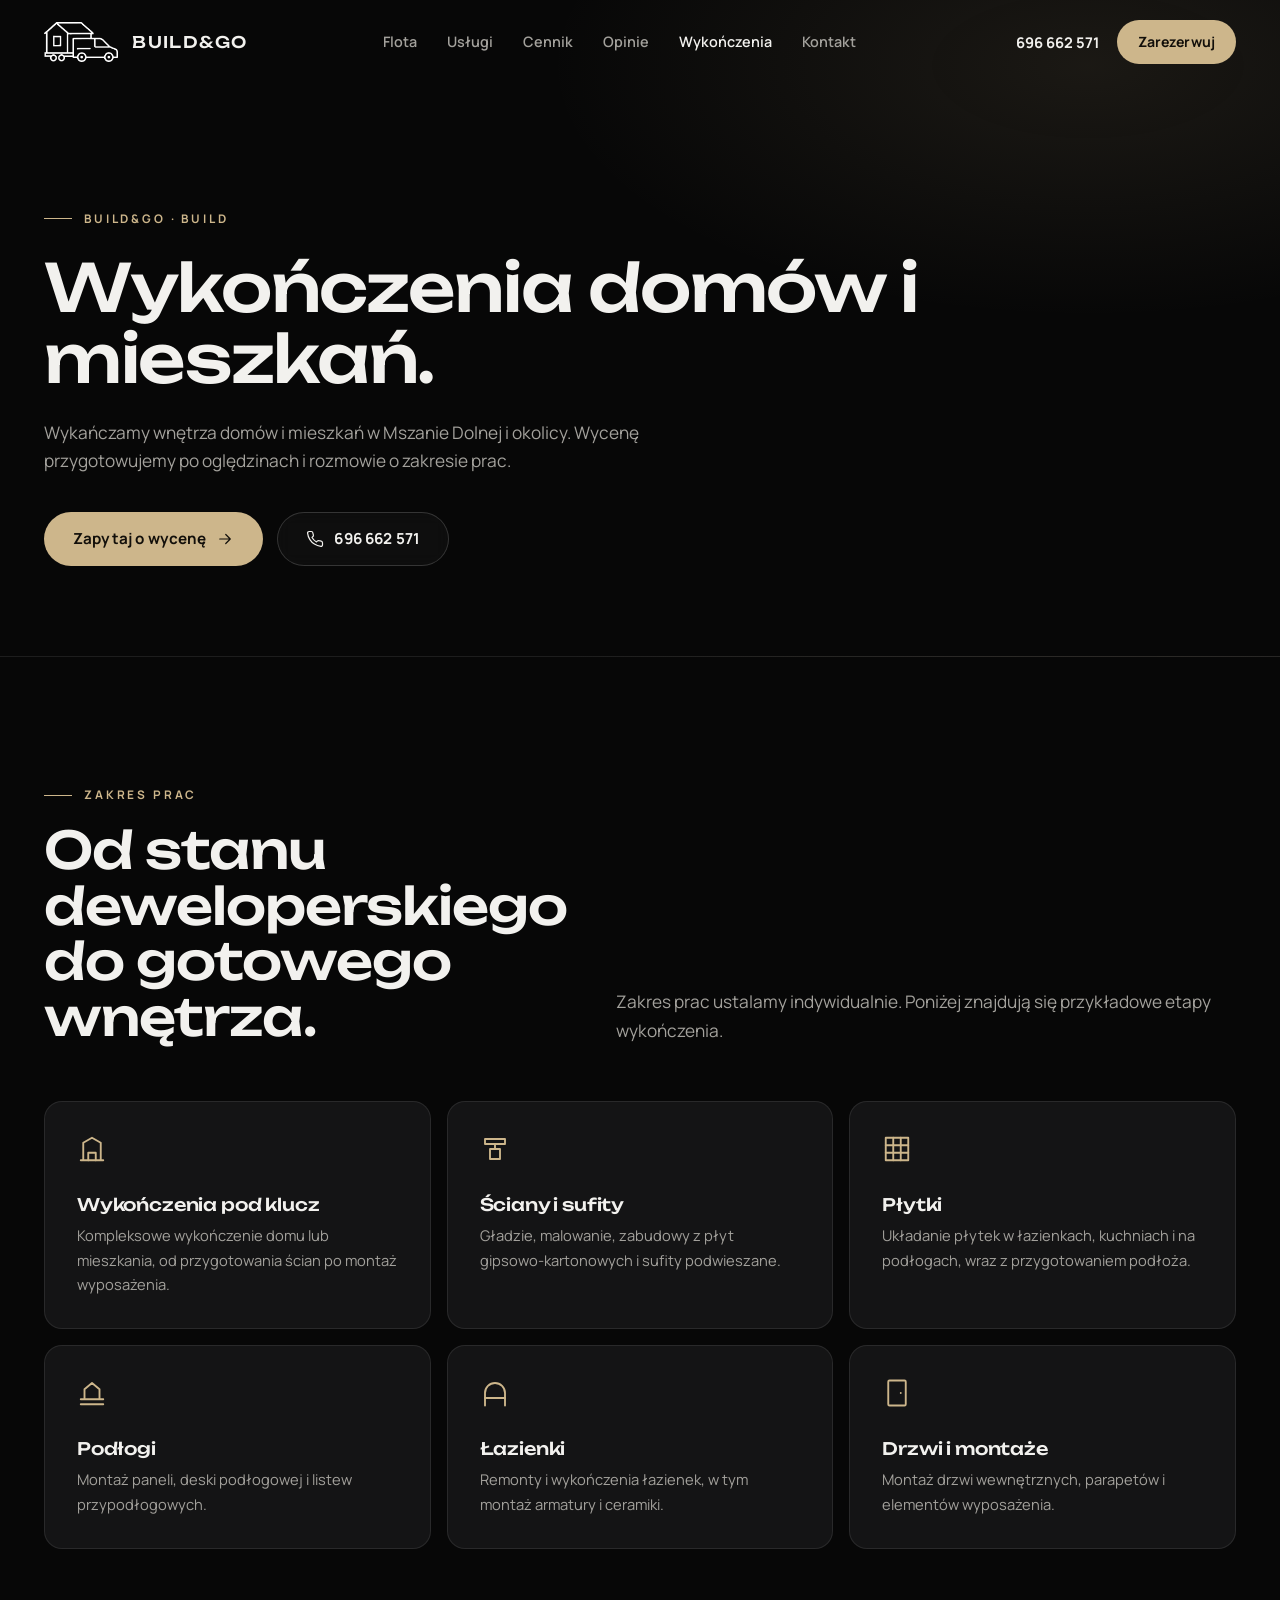
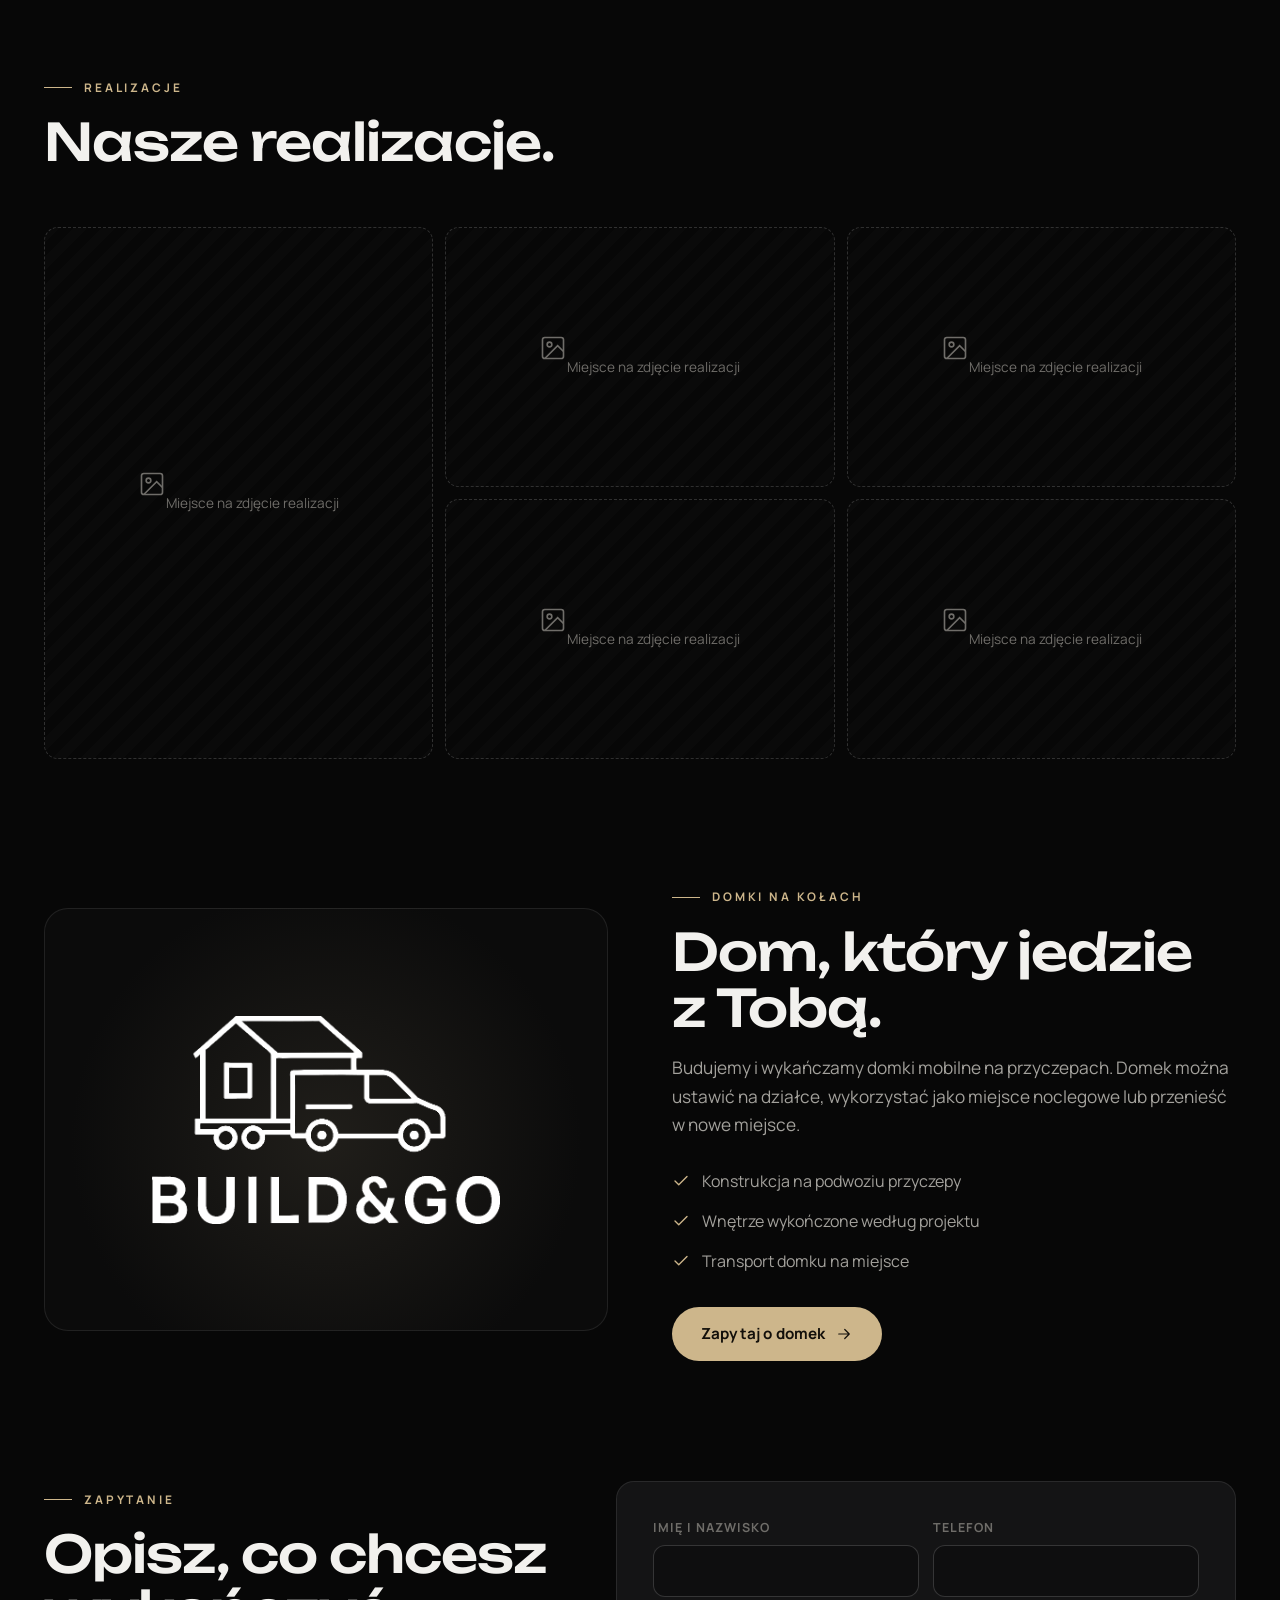
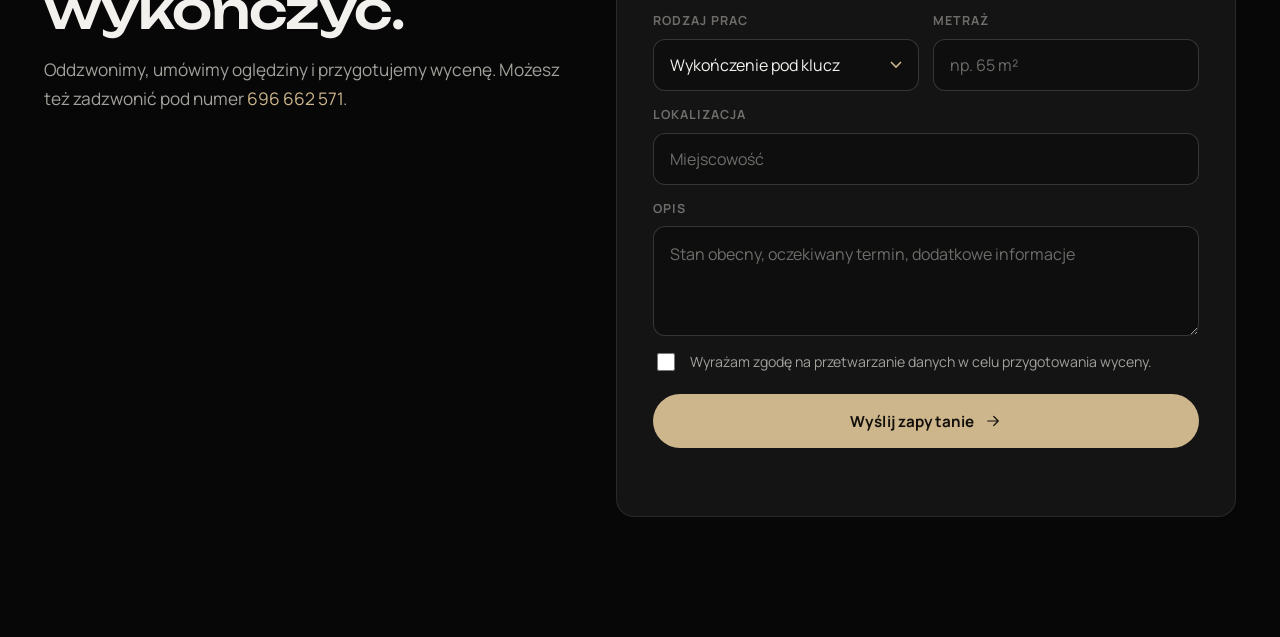
<file: wykonczenia.html>
<!doctype html>
<html lang="pl">
<head>
<meta charset="utf-8">
<meta name="viewport" content="width=device-width, initial-scale=1">
<title>Wykończenia domów i mieszkań Mszana Dolna | Build&amp;Go</title>
<meta name="description" content="Wykończenia domów i mieszkań w Mszanie Dolnej i okolicy. Build&amp;Go, tel. 696 662 571.">
<meta name="robots" content="noindex, nofollow">
<link rel="canonical" href="https://impulseo-pl.github.io/build-and-go/wykonczenia.html">
<meta property="og:type" content="website">
<meta property="og:locale" content="pl_PL">
<meta property="og:title" content="Wykończenia domów i mieszkań Mszana Dolna | Build&amp;Go">
<meta property="og:description" content="Wykończenia domów i mieszkań. Build&amp;Go, Mszana Dolna, tel. 696 662 571.">
<meta property="og:url" content="https://impulseo-pl.github.io/build-and-go/wykonczenia.html">
<meta property="og:image" content="https://impulseo-pl.github.io/build-and-go/assets/img/og.jpg">
<meta name="twitter:card" content="summary_large_image">
<meta name="theme-color" content="#070707">
<link rel="icon" type="image/png" href="assets/img/favicon.png">
<link rel="preconnect" href="https://fonts.googleapis.com">
<link rel="preconnect" href="https://fonts.gstatic.com" crossorigin>
<link href="https://fonts.googleapis.com/css2?family=Manrope:wght@400;500;600;700&family=Unbounded:wght@400;500&display=swap" rel="stylesheet">
<link rel="stylesheet" href="assets/styles.css?v=9ad8f8d8">
</head>
<body>
<svg width="0" height="0" style="position:absolute" aria-hidden="true">
  <symbol id="i-phone" viewBox="0 0 24 24" fill="none" stroke="currentColor" stroke-width="1.6" stroke-linecap="round" stroke-linejoin="round"><path d="M22 16.9v3a2 2 0 0 1-2.2 2 19.8 19.8 0 0 1-8.6-3.1 19.5 19.5 0 0 1-6-6A19.8 19.8 0 0 1 2.1 4.2 2 2 0 0 1 4.1 2h3a2 2 0 0 1 2 1.7c.1 1 .4 1.9.7 2.8a2 2 0 0 1-.5 2.1L8 9.9a16 16 0 0 0 6 6l1.3-1.3a2 2 0 0 1 2.1-.4c.9.3 1.8.6 2.8.7a2 2 0 0 1 1.7 2z"/></symbol>
  <symbol id="i-arrow" viewBox="0 0 24 24" fill="none" stroke="currentColor" stroke-width="1.6" stroke-linecap="round" stroke-linejoin="round"><path d="M5 12h14M13 6l6 6-6 6"/></symbol>
  <symbol id="i-left" viewBox="0 0 24 24" fill="none" stroke="currentColor" stroke-width="1.6" stroke-linecap="round" stroke-linejoin="round"><path d="m15 18-6-6 6-6"/></symbol>
  <symbol id="i-right" viewBox="0 0 24 24" fill="none" stroke="currentColor" stroke-width="1.6" stroke-linecap="round" stroke-linejoin="round"><path d="m9 18 6-6-6-6"/></symbol>
  <symbol id="i-close" viewBox="0 0 24 24" fill="none" stroke="currentColor" stroke-width="1.6" stroke-linecap="round"><path d="M18 6 6 18M6 6l12 12"/></symbol>
  <symbol id="i-check" viewBox="0 0 24 24" fill="none" stroke="currentColor" stroke-width="1.8" stroke-linecap="round" stroke-linejoin="round"><path d="M20 6 9 17l-5-5"/></symbol>
  <symbol id="i-van" viewBox="0 0 24 24" fill="none" stroke="currentColor" stroke-width="1.5" stroke-linecap="round" stroke-linejoin="round"><path d="M2 16V7a2 2 0 0 1 2-2h10l4.5 4.5L21 11a1 1 0 0 1 1 1v4h-2"/><path d="M2 16h3M9 16h7"/><circle cx="7" cy="17" r="2"/><circle cx="18" cy="17" r="2"/><path d="M14 5v5h6"/></symbol>
  <symbol id="i-rings" viewBox="0 0 24 24" fill="none" stroke="currentColor" stroke-width="1.5" stroke-linecap="round" stroke-linejoin="round"><circle cx="9" cy="14" r="5.5"/><circle cx="15" cy="14" r="5.5"/><path d="m10 4 2-2 2 2-2 2.5z"/></symbol>
  <symbol id="i-plane" viewBox="0 0 24 24" fill="none" stroke="currentColor" stroke-width="1.5" stroke-linecap="round" stroke-linejoin="round"><path d="M17.8 19.2 16 11l3.5-3.5C21 6 21.5 4 21 3c-1-.5-3 0-4.5 1.5L13 8 4.8 6.2c-.5-.1-.9.1-1.1.5l-.3.5c-.2.5-.1 1 .3 1.3L9 12l-2 3H4l-1 1 3 2 2 3 1-1v-3l3-2 3.5 5.3c.3.4.8.5 1.3.3l.5-.2c.4-.3.6-.7.5-1.2z"/></symbol>
  <symbol id="i-group" viewBox="0 0 24 24" fill="none" stroke="currentColor" stroke-width="1.5" stroke-linecap="round" stroke-linejoin="round"><path d="M16 21v-2a4 4 0 0 0-4-4H6a4 4 0 0 0-4 4v2"/><circle cx="9" cy="7" r="4"/><path d="M22 21v-2a4 4 0 0 0-3-3.9M16 3.1a4 4 0 0 1 0 7.8"/></symbol>
  <symbol id="i-seat" viewBox="0 0 24 24" fill="none" stroke="currentColor" stroke-width="1.5" stroke-linecap="round" stroke-linejoin="round"><path d="M7 3h6a2 2 0 0 1 2 2v8H7z"/><path d="M5 13h14v3a2 2 0 0 1-2 2H7a2 2 0 0 1-2-2zM8 18v3M16 18v3"/></symbol>
  <symbol id="i-globe" viewBox="0 0 24 24" fill="none" stroke="currentColor" stroke-width="1.5" stroke-linecap="round" stroke-linejoin="round"><circle cx="12" cy="12" r="10"/><path d="M2 12h20M12 2a15.3 15.3 0 0 1 4 10 15.3 15.3 0 0 1-4 10 15.3 15.3 0 0 1-4-10 15.3 15.3 0 0 1 4-10z"/></symbol>
  <symbol id="i-cal" viewBox="0 0 24 24" fill="none" stroke="currentColor" stroke-width="1.5" stroke-linecap="round" stroke-linejoin="round"><rect x="3" y="4" width="18" height="18" rx="2"/><path d="M16 2v4M8 2v4M3 10h18M9 16l2 2 4-4"/></symbol>
  <symbol id="i-shield" viewBox="0 0 24 24" fill="none" stroke="currentColor" stroke-width="1.5" stroke-linecap="round" stroke-linejoin="round"><path d="M12 22s8-4 8-10V5l-8-3-8 3v7c0 6 8 10 8 10z"/><path d="m9 12 2 2 4-4"/></symbol>
  <symbol id="i-pin" viewBox="0 0 24 24" fill="none" stroke="currentColor" stroke-width="1.5" stroke-linecap="round" stroke-linejoin="round"><path d="M20 10c0 6-8 12-8 12s-8-6-8-12a8 8 0 0 1 16 0z"/><circle cx="12" cy="10" r="3"/></symbol>
  <symbol id="i-clock" viewBox="0 0 24 24" fill="none" stroke="currentColor" stroke-width="1.5" stroke-linecap="round" stroke-linejoin="round"><circle cx="12" cy="12" r="10"/><path d="M12 6v6l4 2"/></symbol>
  <symbol id="i-star" viewBox="0 0 24 24" fill="currentColor"><path d="m12 2 3.1 6.3 6.9 1-5 4.9 1.2 6.8L12 17.8 5.8 21l1.2-6.8-5-4.9 6.9-1z"/></symbol>
  <symbol id="i-usb" viewBox="0 0 24 24" fill="none" stroke="currentColor" stroke-width="1.5" stroke-linecap="round" stroke-linejoin="round"><rect x="6" y="2" width="12" height="20" rx="3"/><path d="M10 6h4M12 18v.01"/></symbol>
  <symbol id="i-key" viewBox="0 0 24 24" fill="none" stroke="currentColor" stroke-width="1.5" stroke-linecap="round" stroke-linejoin="round"><circle cx="7.5" cy="15.5" r="5.5"/><path d="m21 2-9.6 9.6M15.5 7.5l3 3L22 7l-3-3"/></symbol>
</svg>

<header class="nav" id="nav">
  <div class="wrap">
    <a class="brand" href="index.html" aria-label="Build&amp;Go — strona główna"><img src="assets/img/logo-znak.png" alt="" width="536" height="288"><span class="brand-txt">BUILD&amp;GO</span></a>
    <nav class="nav-links" aria-label="Główna">
      <a href="index.html#flota">Flota</a>
      <a href="index.html#uslugi">Usługi</a>
      <a href="index.html#cennik">Cennik</a>
      <a href="index.html#opinie">Opinie</a>
      <a href="wykonczenia.html" aria-current="page">Wykończenia</a>
      <a href="index.html#kontakt">Kontakt</a>
    </nav>
    <div class="nav-cta">
      <a class="nav-tel" href="tel:+48696662571"><svg><use href="index.html#i-phone"/></svg>696 662 571</a>
      <a class="btn btn-gold btn-sm" href="index.html#rezerwacja">Zarezerwuj</a>
      <button class="burger" aria-label="Menu" aria-expanded="false"><span></span><span></span></button>
    </div>
  </div>
  <div class="mobile-menu">
    <a href="index.html#flota">Flota</a>
    <a href="index.html#uslugi">Usługi</a>
    <a href="index.html#cennik">Cennik</a>
    <a href="index.html#rezerwacja">Rezerwacja</a>
    <a href="index.html#opinie">Opinie</a>
    <a href="wykonczenia.html" aria-current="page">Wykończenia</a>
    <a href="index.html#kontakt">Kontakt</a>
    <a class="btn btn-gold" href="tel:+48696662571"><svg><use href="index.html#i-phone"/></svg>Zadzwoń: 696 662 571</a>
  </div>
</header>

<main>
<section class="page-hero">
  <div class="wrap">
    <span class="eyebrow">Build&amp;Go · Build</span>
    <h1>Wykończenia domów i mieszkań.</h1>
    <p class="lead">Wykańczamy wnętrza domów i mieszkań w Mszanie Dolnej i okolicy. Wycenę przygotowujemy po oględzinach i rozmowie o zakresie prac.</p>
    <div class="hero-cta">
      <a class="btn btn-gold" href="#zapytanie">Zapytaj o wycenę <svg><use href="#i-arrow"/></svg></a>
      <a class="btn btn-ghost" href="tel:+48696662571"><svg><use href="#i-phone"/></svg>696 662 571</a>
    </div>
  </div>
</section>

<section>
  <div class="wrap">
    <div class="sec-head rv-up">
      <div><span class="eyebrow">Zakres prac</span><h2>Od stanu deweloperskiego do gotowego wnętrza.</h2></div>
      <p class="lead">Zakres prac ustalamy indywidualnie. Poniżej znajdują się przykładowe etapy wykończenia.</p>
    </div>
    <div class="scope">
      <div class="sc rv-up"><svg viewBox="0 0 24 24" fill="none" stroke="currentColor" stroke-width="1.5" stroke-linecap="round" stroke-linejoin="round"><path d="M3 21h18M5 21V7l7-4 7 4v14"/><path d="M9 21v-6h6v6"/></svg><h3>Wykończenia pod klucz</h3><p>Kompleksowe wykończenie domu lub mieszkania, od przygotowania ścian po montaż wyposażenia.</p></div>
      <div class="sc rv-up"><svg viewBox="0 0 24 24" fill="none" stroke="currentColor" stroke-width="1.5" stroke-linecap="round" stroke-linejoin="round"><path d="M4 4h16v4H4zM12 8v4M8 12h8v8H8z"/></svg><h3>Ściany i sufity</h3><p>Gładzie, malowanie, zabudowy z płyt gipsowo-kartonowych i sufity podwieszane.</p></div>
      <div class="sc rv-up"><svg viewBox="0 0 24 24" fill="none" stroke="currentColor" stroke-width="1.5" stroke-linecap="round" stroke-linejoin="round"><rect x="3" y="3" width="18" height="18"/><path d="M3 9h18M3 15h18M9 3v18M15 3v18"/></svg><h3>Płytki</h3><p>Układanie płytek w łazienkach, kuchniach i na podłogach, wraz z przygotowaniem podłoża.</p></div>
      <div class="sc rv-up"><svg viewBox="0 0 24 24" fill="none" stroke="currentColor" stroke-width="1.5" stroke-linecap="round" stroke-linejoin="round"><path d="M3 17h18M3 21h18M6 17V9l6-5 6 5v8"/></svg><h3>Podłogi</h3><p>Montaż paneli, deski podłogowej i listew przypodłogowych.</p></div>
      <div class="sc rv-up"><svg viewBox="0 0 24 24" fill="none" stroke="currentColor" stroke-width="1.5" stroke-linecap="round" stroke-linejoin="round"><path d="M4 22V12a8 8 0 0 1 16 0v10"/><path d="M4 16h16"/></svg><h3>Łazienki</h3><p>Remonty i wykończenia łazienek, w tym montaż armatury i ceramiki.</p></div>
      <div class="sc rv-up"><svg viewBox="0 0 24 24" fill="none" stroke="currentColor" stroke-width="1.5" stroke-linecap="round" stroke-linejoin="round"><rect x="5" y="2" width="14" height="20" rx="1"/><path d="M15 12h.01"/></svg><h3>Drzwi i montaże</h3><p>Montaż drzwi wewnętrznych, parapetów i elementów wyposażenia.</p></div>
    </div>
  </div>
</section>

<section style="padding-top:0">
  <div class="wrap">
    <div class="sec-head rv-up">
      <div><span class="eyebrow">Realizacje</span><h2>Nasze realizacje.</h2></div>
    </div>
    <div class="ph-grid rv-up"><div class="ph"><div><svg viewBox="0 0 24 24" fill="none" stroke="currentColor" stroke-width="1.4"><rect x="3" y="3" width="18" height="18" rx="2"/><circle cx="9" cy="9" r="2"/><path d="m21 15-5-5L5 21"/></svg>Miejsce na zdjęcie realizacji</div></div><div class="ph"><div><svg viewBox="0 0 24 24" fill="none" stroke="currentColor" stroke-width="1.4"><rect x="3" y="3" width="18" height="18" rx="2"/><circle cx="9" cy="9" r="2"/><path d="m21 15-5-5L5 21"/></svg>Miejsce na zdjęcie realizacji</div></div><div class="ph"><div><svg viewBox="0 0 24 24" fill="none" stroke="currentColor" stroke-width="1.4"><rect x="3" y="3" width="18" height="18" rx="2"/><circle cx="9" cy="9" r="2"/><path d="m21 15-5-5L5 21"/></svg>Miejsce na zdjęcie realizacji</div></div><div class="ph"><div><svg viewBox="0 0 24 24" fill="none" stroke="currentColor" stroke-width="1.4"><rect x="3" y="3" width="18" height="18" rx="2"/><circle cx="9" cy="9" r="2"/><path d="m21 15-5-5L5 21"/></svg>Miejsce na zdjęcie realizacji</div></div><div class="ph"><div><svg viewBox="0 0 24 24" fill="none" stroke="currentColor" stroke-width="1.4"><rect x="3" y="3" width="18" height="18" rx="2"/><circle cx="9" cy="9" r="2"/><path d="m21 15-5-5L5 21"/></svg>Miejsce na zdjęcie realizacji</div></div></div>
  </div>
</section>

<section style="padding-top:0">
  <div class="wrap tiny">
    <div class="tiny-art rv-up"><img src="assets/img/logo.png" alt="Logo Build&amp;Go: dom na kołach i bus" loading="lazy"></div>
    <div class="rv-up">
      <span class="eyebrow">Domki na kołach</span>
      <h2 style="margin-top:18px">Dom, który jedzie z Tobą.</h2>
      <p class="lead" style="margin-top:18px">Budujemy i wykańczamy domki mobilne na przyczepach. Domek można ustawić na działce, wykorzystać jako miejsce noclegowe lub przenieść w nowe miejsce.</p>
      <ul>
        <li><svg><use href="#i-check"/></svg>Konstrukcja na podwoziu przyczepy</li>
        <li><svg><use href="#i-check"/></svg>Wnętrze wykończone według projektu</li>
        <li><svg><use href="#i-check"/></svg>Transport domku na miejsce</li>
      </ul>
      <a class="btn btn-gold" href="#zapytanie">Zapytaj o domek <svg><use href="#i-arrow"/></svg></a>
    </div>
  </div>
</section>

<section id="zapytanie" style="padding-top:0">
  <div class="wrap inq">
    <div class="rv-up">
      <span class="eyebrow">Zapytanie</span>
      <h2 style="margin-top:18px">Opisz, co chcesz wykończyć.</h2>
      <p class="lead" style="margin-top:18px">Oddzwonimy, umówimy oględziny i przygotujemy wycenę. Możesz też zadzwonić pod numer <a class="gold" href="tel:+48696662571">696 662 571</a>.</p>
    </div>
    <form class="rv-up" id="inq-form" novalidate>
      <div class="field"><label for="q-name">Imię i nazwisko</label><input id="q-name" name="name" autocomplete="name" required></div>
      <div class="field"><label for="q-tel">Telefon</label><input id="q-tel" name="tel" type="tel" autocomplete="tel" required></div>
      <div class="field"><label for="q-type">Rodzaj prac</label><select id="q-type" name="type"><option>Wykończenie pod klucz</option><option>Remont łazienki</option><option>Wybrane prace</option><option>Domek na kołach</option></select></div>
      <div class="field"><label for="q-area">Metraż</label><input id="q-area" name="area" placeholder="np. 65 m²"></div>
      <div class="field full"><label for="q-loc">Lokalizacja</label><input id="q-loc" name="loc" placeholder="Miejscowość"></div>
      <div class="field full"><label for="q-msg">Opis</label><textarea id="q-msg" name="msg" placeholder="Stan obecny, oczekiwany termin, dodatkowe informacje"></textarea></div>
      <label class="check" style="grid-column:1/-1"><input type="checkbox" name="rodo" required>Wyrażam zgodę na przetwarzanie danych w celu przygotowania wyceny.</label>
      <button class="btn btn-gold" type="submit">Wyślij zapytanie <svg><use href="#i-arrow"/></svg></button>
      <p class="form-ok" id="inq-ok" aria-live="polite"></p>
    </form>
  </div>
</section>
</main>



<div class="mbar"><a class="btn btn-ghost" href="tel:+48696662571"><svg><use href="#i-phone"/></svg>Zadzwoń</a><a class="btn btn-gold" href="#zapytanie">Wycena</a></div>

<div class="lb" id="lb" role="dialog" aria-modal="true" aria-label="Podgląd zdjęcia">
  <img alt="">
  <button class="lb-close" type="button" aria-label="Zamknij"><svg><use href="#i-close"/></svg></button>
  <button class="lb-prev" type="button" aria-label="Poprzednie"><svg><use href="#i-left"/></svg></button>
  <button class="lb-next" type="button" aria-label="Następne"><svg><use href="#i-right"/></svg></button>
</div>

<script src="assets/main.js?v=dd797606"></script>
</body>
</html>
</file>
<file: assets/styles.css>
/* Build&Go — wynajem busów, Mszana Dolna */
:root{
  --bg:#070707;
  --bg-2:#0e0e0f;
  --panel:#141415;
  --panel-2:#1b1b1d;
  --line:rgba(255,255,255,.09);
  --line-2:rgba(255,255,255,.16);
  --text:#f2f1ee;
  --muted:#a3a19c;
  --dim:#6f6d69;
  --gold:#cdb68b;
  --gold-2:#e6d4ae;
  --ok:#8fd1a4;
  --busy:#3a2b2b;
  --radius:18px;
  --radius-sm:12px;
  --wrap:1240px;
  --head:"Unbounded",system-ui,sans-serif;
  --body:"Manrope",system-ui,sans-serif;
  --ease:cubic-bezier(.2,.7,.2,1);
}
*,*::before,*::after{box-sizing:border-box}
html{scroll-behavior:smooth;-webkit-text-size-adjust:100%}
body{margin:0;background:var(--bg);color:var(--text);font-family:var(--body);font-size:16px;line-height:1.65;-webkit-font-smoothing:antialiased;overflow-x:hidden}
img{max-width:100%;display:block}
a{color:inherit;text-decoration:none}
button,input,select,textarea{font:inherit;color:inherit}
:focus-visible{outline:2px solid var(--gold);outline-offset:3px}
.wrap{width:100%;max-width:var(--wrap);margin:0 auto;padding:0 24px}
section{padding:120px 0;position:relative}
.sr-only{position:absolute;width:1px;height:1px;overflow:hidden;clip:rect(0 0 0 0);white-space:nowrap}

/* typografia */
h1,h2,h3,h4{font-family:var(--head);font-weight:500;letter-spacing:-.02em;line-height:1.08;margin:0}
h1{font-size:clamp(2.4rem, 1.4rem + 4.2vw, 5.2rem)}
h2{font-size:clamp(1.9rem, 1.3rem + 2.4vw, 3.4rem)}
h3{font-size:1.25rem;letter-spacing:-.01em;line-height:1.25}
p{margin:0}
.eyebrow{display:inline-flex;align-items:center;gap:12px;font-size:.74rem;letter-spacing:.24em;text-transform:uppercase;color:var(--gold);font-weight:700}
.eyebrow::before{content:"";width:28px;height:1px;background:currentColor}
.lead{color:var(--muted);font-size:1.08rem;max-width:620px}
.sec-head{display:grid;grid-template-columns:1fr auto;align-items:end;gap:32px;margin-bottom:56px}
.sec-head h2{margin-top:18px;max-width:760px}
.sec-head .lead{margin-top:18px}
.gold{color:var(--gold)}

/* przyciski */
.btn{display:inline-flex;align-items:center;justify-content:center;gap:10px;height:54px;padding:0 28px;border-radius:999px;font-weight:700;font-size:.95rem;letter-spacing:.01em;border:1px solid transparent;cursor:pointer;transition:transform .3s var(--ease),background .3s,border-color .3s,color .3s;white-space:nowrap}
.btn svg{width:18px;height:18px;flex:none}
.btn-gold{background:var(--gold);color:#120f0a}
.btn-gold:hover{background:var(--gold-2);transform:translateY(-2px)}
.btn-ghost{border-color:var(--line-2);color:var(--text);background:rgba(255,255,255,.03);backdrop-filter:blur(8px)}
.btn-ghost:hover{border-color:var(--text)}
.btn-sm{height:44px;padding:0 20px;font-size:.88rem}
.link-arrow{display:inline-flex;align-items:center;gap:8px;color:var(--gold);font-weight:700;font-size:.92rem}
.link-arrow svg{width:16px;height:16px;transition:transform .3s var(--ease)}
.link-arrow:hover svg{transform:translateX(4px)}

/* nawigacja */
.nav{position:fixed;inset:0 0 auto;z-index:50;transition:background .4s,border-color .4s,backdrop-filter .4s;border-bottom:1px solid transparent}
.nav.is-scrolled{background:rgba(7,7,7,.78);backdrop-filter:blur(18px) saturate(140%);border-bottom-color:var(--line)}
.nav .wrap{display:flex;align-items:center;justify-content:space-between;height:84px;gap:24px}
.brand{display:flex;align-items:center;gap:14px}
.brand img{height:40px;width:auto}
.brand-txt{font-family:var(--head);font-size:1rem;letter-spacing:.08em;font-weight:500}
.nav-links{display:flex;gap:30px;font-size:.9rem;font-weight:600;color:var(--muted)}
.nav-links a{transition:color .25s;position:relative}
.nav-links a:hover,.nav-links a[aria-current="page"]{color:var(--text)}
.nav-cta{display:flex;align-items:center;gap:18px}
.nav-tel{font-weight:700;font-size:.92rem;display:flex;align-items:center;gap:8px}
.nav-tel svg{width:16px;height:16px;color:var(--gold)}
.burger{display:none;width:46px;height:46px;border-radius:50%;border:1px solid var(--line-2);background:transparent;cursor:pointer;position:relative}
.burger span{position:absolute;left:14px;right:14px;height:1.5px;background:var(--text);transition:transform .3s,opacity .3s}
.burger span:nth-child(1){top:18px}.burger span:nth-child(2){top:26px}
.nav.is-open .burger span:nth-child(1){transform:translateY(4px) rotate(45deg)}
.nav.is-open .burger span:nth-child(2){transform:translateY(-4px) rotate(-45deg)}
.mobile-menu{display:none}

/* hero */
.hero{min-height:100svh;padding:0;display:flex;align-items:flex-end;overflow:hidden;isolation:isolate}
.hero-bg{position:absolute;inset:0;z-index:-2;overflow:hidden}
.hero-bg img{width:100%;height:100%;object-fit:cover;object-position:62% 40%;filter:grayscale(.92) contrast(1.08) brightness(.62);transform:scale(1.06);animation:heroZoom 14s var(--ease) forwards}
@keyframes heroZoom{to{transform:scale(1)}}
.hero::before{content:"";position:absolute;inset:0;z-index:-1;background:
  linear-gradient(90deg,rgba(7,7,7,.96) 0%,rgba(7,7,7,.78) 34%,rgba(7,7,7,.2) 70%,rgba(7,7,7,.35) 100%),
  linear-gradient(0deg,var(--bg) 0%,rgba(7,7,7,0) 38%),
  linear-gradient(180deg,rgba(7,7,7,.7) 0%,rgba(7,7,7,0) 22%)}
.hero .wrap{padding-top:160px;padding-bottom:64px}
.hero h1{max-width:900px;margin-top:26px}
.hero h1 em{font-style:normal;color:var(--gold)}
.hero .lead{margin-top:26px;font-size:1.15rem;max-width:560px}
.hero-cta{display:flex;flex-wrap:wrap;gap:14px;margin-top:40px}
.hero-meta{display:grid;grid-template-columns:repeat(4,1fr);margin-top:80px;border-top:1px solid var(--line-2)}
.hero-meta div{padding:24px 24px 0 0}
.hero-meta div+div{padding-left:24px;border-left:1px solid var(--line)}
.hero-meta strong{display:block;font-family:var(--head);font-weight:500;font-size:1.6rem;letter-spacing:-.02em}
.hero-meta span{font-size:.85rem;color:var(--muted)}
.stars{color:var(--gold);letter-spacing:2px;font-size:.9rem}

/* usługi / przeznaczenia */
.uses{display:grid;grid-template-columns:repeat(4,1fr);gap:16px}
.use{position:relative;border-radius:var(--radius);overflow:hidden;min-height:440px;display:flex;flex-direction:column;justify-content:flex-end;padding:28px;border:1px solid var(--line);background:var(--panel);isolation:isolate;transition:border-color .4s}
.use img{position:absolute;inset:0;width:100%;height:100%;object-fit:cover;z-index:-2;filter:grayscale(.6) brightness(.5);transition:transform .9s var(--ease),filter .6s}
.use::after{content:"";position:absolute;inset:0;z-index:-1;background:linear-gradient(0deg,rgba(7,7,7,.95) 0%,rgba(7,7,7,.35) 55%,rgba(7,7,7,.1) 100%)}
.use:hover{border-color:var(--line-2)}
.use:hover img{transform:scale(1.06);filter:grayscale(0) brightness(.6)}
.use-num{position:absolute;top:24px;left:28px;font-family:var(--head);font-size:.8rem;color:var(--gold);letter-spacing:.1em}
.use-ico{position:absolute;top:20px;right:22px;width:44px;height:44px;border-radius:50%;border:1px solid var(--line-2);display:grid;place-items:center;background:rgba(7,7,7,.4);backdrop-filter:blur(6px)}
.use-ico svg{width:20px;height:20px;color:var(--gold)}
.use h3{font-size:1.3rem}
.use p{color:var(--muted);font-size:.93rem;margin-top:10px}
.use .link-arrow{margin-top:18px}

/* flota */
.fleet{display:grid;gap:28px}
.car{display:grid;grid-template-columns:1.25fr 1fr;border:1px solid var(--line);border-radius:24px;overflow:hidden;background:linear-gradient(180deg,var(--panel) 0%,var(--bg-2) 100%)}
.car:nth-child(even){grid-template-columns:1fr 1.25fr}
.car:nth-child(even) .car-media{order:2}
.car-media{position:relative;background:#000;min-height:520px}
.car-stage{position:absolute;inset:0}
.car-stage img{position:absolute;inset:0;width:100%;height:100%;object-fit:cover;opacity:0;transition:opacity .6s var(--ease);cursor:zoom-in}
.car-stage img.is-active{opacity:1}
.car-thumbs{position:absolute;left:16px;right:16px;bottom:16px;display:flex;gap:8px;overflow-x:auto;scrollbar-width:none;padding:4px}
.car-thumbs::-webkit-scrollbar{display:none}
.car-thumbs button{flex:none;width:64px;height:48px;border-radius:8px;overflow:hidden;border:1px solid rgba(255,255,255,.25);padding:0;cursor:pointer;opacity:.6;transition:opacity .3s,border-color .3s;background:#000}
.car-thumbs button img{width:100%;height:100%;object-fit:cover}
.car-thumbs button.is-active{opacity:1;border-color:var(--gold)}
.car-badge{position:absolute;top:18px;left:18px;z-index:2;background:rgba(7,7,7,.7);backdrop-filter:blur(8px);border:1px solid var(--line-2);border-radius:999px;padding:7px 14px;font-size:.74rem;font-weight:700;letter-spacing:.12em;text-transform:uppercase}
.car-badge.gold{background:var(--gold);color:#120f0a;border-color:var(--gold)}
.car-body{padding:48px;display:flex;flex-direction:column}
.car-kicker{font-size:.76rem;letter-spacing:.2em;text-transform:uppercase;color:var(--dim);font-weight:700}
.car-body h3{font-size:clamp(1.6rem, 1.2rem + 1.2vw, 2.3rem);margin-top:12px}
.car-body > p{color:var(--muted);margin-top:16px}
.specs{display:grid;grid-template-columns:repeat(3,1fr);gap:1px;background:var(--line);border:1px solid var(--line);border-radius:var(--radius-sm);overflow:hidden;margin-top:28px}
.specs div{background:var(--panel);padding:16px}
.specs dt{font-size:.72rem;letter-spacing:.12em;text-transform:uppercase;color:var(--dim);font-weight:700}
.specs dd{margin:4px 0 0;font-weight:700;font-size:.98rem}
.feats{list-style:none;padding:0;margin:24px 0 0;display:grid;grid-template-columns:1fr 1fr;gap:10px 18px;font-size:.92rem;color:var(--muted)}
.feats li{display:flex;gap:10px;align-items:flex-start}
.feats svg{width:16px;height:16px;color:var(--gold);flex:none;margin-top:4px}
.car-foot{margin-top:auto;padding-top:32px;display:flex;align-items:flex-end;justify-content:space-between;gap:20px;flex-wrap:wrap}
.price small{display:block;font-size:.78rem;color:var(--dim);letter-spacing:.06em}
.price strong{font-family:var(--head);font-weight:500;font-size:2.2rem;letter-spacing:-.02em}
.price span{color:var(--muted);font-size:.95rem}

/* pasek zalet */
.perks{display:grid;grid-template-columns:repeat(4,1fr);border-top:1px solid var(--line);border-bottom:1px solid var(--line)}
.perk{padding:36px 28px}
.perk+.perk{border-left:1px solid var(--line)}
.perk svg{width:30px;height:30px;color:var(--gold)}
.perk h3{font-size:1.02rem;margin-top:20px}
.perk p{color:var(--muted);font-size:.9rem;margin-top:8px}
.perks-sec{padding:0}

/* rezerwacja */
.booking-sec{background:radial-gradient(1200px 500px at 80% 0%,rgba(205,182,139,.08),transparent 60%),var(--bg-2);border-top:1px solid var(--line);border-bottom:1px solid var(--line)}
.booking{display:grid;grid-template-columns:1fr 380px;gap:28px;align-items:start}
.bk-steps{display:grid;gap:16px}
.bk-step{border:1px solid var(--line);border-radius:var(--radius);background:var(--panel);padding:32px}
.bk-step-head{display:flex;align-items:center;gap:16px;margin-bottom:24px}
.bk-num{width:38px;height:38px;border-radius:50%;display:grid;place-items:center;border:1px solid var(--gold);color:var(--gold);font-family:var(--head);font-size:.85rem;flex:none}
.bk-step-head h3{font-size:1.15rem}
.bk-step-head p{color:var(--dim);font-size:.86rem;margin-top:2px}

.pick-cars{display:grid;grid-template-columns:1fr 1fr;gap:14px}
.pick{position:relative;cursor:pointer;display:block}
.pick input{position:absolute;opacity:0;pointer-events:none}
.pick-card{display:flex;gap:16px;align-items:center;padding:12px;border-radius:14px;border:1px solid var(--line);background:var(--panel-2);transition:border-color .25s,background .25s}
.pick-card img{width:110px;height:80px;border-radius:10px;object-fit:cover;flex:none}
.pick-card strong{display:block;font-size:.98rem;line-height:1.3}
.pick-card span{font-size:.84rem;color:var(--muted)}
.pick input:checked+.pick-card{border-color:var(--gold);background:rgba(205,182,139,.07)}
.pick input:focus-visible+.pick-card{outline:2px solid var(--gold);outline-offset:2px}
.pick-card::after{content:"";position:absolute;top:12px;right:12px;width:18px;height:18px;border-radius:50%;border:1px solid var(--line-2)}
.pick input:checked+.pick-card::after{border:5px solid var(--gold)}

.chips{display:flex;flex-wrap:wrap;gap:10px}
.chip{position:relative;cursor:pointer}
.chip input{position:absolute;opacity:0;pointer-events:none}
.chip span{display:inline-flex;align-items:center;gap:10px;height:48px;padding:0 20px;border-radius:999px;border:1px solid var(--line-2);font-weight:600;font-size:.92rem;transition:all .25s;background:var(--panel-2)}
.chip span svg{width:18px;height:18px;color:var(--gold)}
.chip input:checked+span{background:var(--gold);color:#120f0a;border-color:var(--gold)}
.chip input:checked+span svg{color:#120f0a}
.chip input:focus-visible+span{outline:2px solid var(--gold);outline-offset:2px}

.cond{display:none;margin-top:22px;gap:14px;grid-template-columns:repeat(2,1fr)}
.cond.is-on{display:grid}
.field{display:flex;flex-direction:column;gap:7px}
.field.full{grid-column:1/-1}
.field label{font-size:.78rem;letter-spacing:.08em;text-transform:uppercase;color:var(--dim);font-weight:700}
.field input,.field select,.field textarea{height:52px;border-radius:12px;border:1px solid var(--line-2);background:var(--bg-2);padding:0 16px;transition:border-color .25s;width:100%}
.field textarea{height:auto;min-height:110px;padding:14px 16px;resize:vertical}
.field select{appearance:none;background-image:url("data:image/svg+xml,%3Csvg xmlns='http://www.w3.org/2000/svg' width='12' height='8' fill='none' stroke='%23cdb68b' stroke-width='1.6'%3E%3Cpath d='m1 1 5 5 5-5'/%3E%3C/svg%3E");background-repeat:no-repeat;background-position:right 16px center;padding-right:40px}
.field input:focus,.field select:focus,.field textarea:focus{border-color:var(--gold);outline:none}
.field input::placeholder,.field textarea::placeholder{color:var(--dim)}
.check{display:flex;gap:12px;align-items:flex-start;font-size:.88rem;color:var(--muted);cursor:pointer}
.check input{width:18px;height:18px;accent-color:var(--gold);margin-top:3px;flex:none}

/* kalendarz */
.cal{display:grid;grid-template-columns:1fr 1fr;gap:28px}
.cal-top{display:flex;align-items:center;justify-content:space-between;margin-bottom:18px}
.cal-nav{display:flex;gap:8px}
.cal-nav button{width:40px;height:40px;border-radius:50%;border:1px solid var(--line-2);background:transparent;cursor:pointer;display:grid;place-items:center;transition:border-color .25s}
.cal-nav button:hover:not(:disabled){border-color:var(--gold)}
.cal-nav button:disabled{opacity:.3;cursor:default}
.cal-nav svg{width:16px;height:16px}
.cal-hint{font-size:.88rem;color:var(--muted)}
.month h4{font-family:var(--body);font-weight:700;font-size:1rem;text-transform:capitalize;margin-bottom:12px}
.grid7{display:grid;grid-template-columns:repeat(7,1fr);gap:4px}
.dow{font-size:.7rem;text-transform:uppercase;letter-spacing:.08em;color:var(--dim);text-align:center;padding:6px 0;font-weight:700}
.day{aspect-ratio:1;border:0;border-radius:10px;background:transparent;cursor:pointer;font-size:.9rem;font-weight:600;position:relative;transition:background .2s,color .2s}
.day:hover:not(:disabled){background:var(--panel-2);box-shadow:inset 0 0 0 1px var(--line-2)}
.day:disabled{cursor:not-allowed;color:var(--dim)}
.day.past{opacity:.35}
.day.busy{color:#7d6a6a;background:repeating-linear-gradient(135deg,rgba(255,255,255,.035) 0 4px,transparent 4px 8px)}
.day.busy::after{content:"";position:absolute;left:28%;right:28%;top:50%;height:1px;background:#7d6a6a}
.day.today{box-shadow:inset 0 0 0 1px var(--gold)}
.day.in-range{background:rgba(205,182,139,.16);border-radius:0}
.day.start,.day.end{background:var(--gold);color:#120f0a}
.day.start{border-radius:10px 0 0 10px}
.day.end{border-radius:0 10px 10px 0}
.day.start.end{border-radius:10px}
.cal-legend{display:flex;flex-wrap:wrap;gap:18px;margin-top:18px;font-size:.82rem;color:var(--muted)}
.cal-legend i{display:inline-block;width:14px;height:14px;border-radius:4px;vertical-align:-2px;margin-right:8px}
.lg-free{box-shadow:inset 0 0 0 1px var(--line-2)}
.lg-sel{background:var(--gold)}
.lg-busy{background:repeating-linear-gradient(135deg,rgba(255,255,255,.12) 0 3px,transparent 3px 6px);box-shadow:inset 0 0 0 1px var(--line)}
.cal-msg{margin-top:14px;font-size:.88rem;color:var(--gold);min-height:1.4em}
.time-row{display:grid;grid-template-columns:1fr 1fr;gap:14px;margin-top:22px}

/* podsumowanie */
.summary{position:sticky;top:104px;border:1px solid var(--line-2);border-radius:var(--radius);background:linear-gradient(180deg,#19181a,#111112);overflow:hidden}
.sum-img{height:170px;position:relative}
.sum-img img{width:100%;height:100%;object-fit:cover}
.sum-img::after{content:"";position:absolute;inset:0;background:linear-gradient(0deg,#19181a 0%,transparent 70%)}
.sum-body{padding:6px 26px 26px}
.sum-body h3{font-size:1.2rem}
.sum-list{list-style:none;padding:0;margin:18px 0 0;display:grid;gap:12px;font-size:.92rem}
.sum-list li{display:flex;justify-content:space-between;gap:16px;border-bottom:1px dashed var(--line);padding-bottom:12px}
.sum-list span{color:var(--dim)}
.sum-list b{text-align:right;font-weight:700}
.sum-total{display:flex;justify-content:space-between;align-items:baseline;margin-top:20px}
.sum-total span{color:var(--muted);font-size:.9rem}
.sum-total strong{font-family:var(--head);font-weight:500;font-size:1.9rem;letter-spacing:-.02em;color:var(--gold)}
.sum-note{font-size:.78rem;color:var(--dim);margin-top:8px}
.summary .btn{width:100%;margin-top:22px}
.sum-err{font-size:.84rem;color:#e7a3a3;margin-top:12px;min-height:1.2em}
.sum-tel{display:flex;align-items:center;justify-content:center;gap:8px;margin-top:14px;font-size:.88rem;color:var(--muted)}
.sum-tel a{color:var(--text);font-weight:700}

.bk-done{display:none;text-align:center;padding:72px 32px;border:1px solid var(--line-2);border-radius:var(--radius);background:var(--panel)}
.bk-done.is-on{display:block}
.bk-done .ok-ico{width:72px;height:72px;border-radius:50%;margin:0 auto;display:grid;place-items:center;background:rgba(205,182,139,.12);color:var(--gold)}
.bk-done .ok-ico svg{width:32px;height:32px}
.bk-done h3{font-size:1.7rem;margin-top:24px}
.bk-done p{color:var(--muted);margin:14px auto 0;max-width:520px}
.bk-done .demo-note{font-size:.82rem;color:var(--dim);margin-top:24px}

/* cennik */
.prices{display:grid;grid-template-columns:repeat(3,1fr);gap:16px}
.pcard{border:1px solid var(--line);border-radius:var(--radius);padding:36px;background:var(--panel);display:flex;flex-direction:column}
.pcard.hl{border-color:var(--gold);background:linear-gradient(180deg,rgba(205,182,139,.09),var(--panel) 60%)}
.pcard h3{font-size:1.15rem}
.pcard .sub{color:var(--dim);font-size:.88rem;margin-top:6px}
.ptable{list-style:none;padding:0;margin:26px 0 0;display:grid;gap:0}
.ptable li{display:flex;justify-content:space-between;align-items:baseline;padding:14px 0;border-bottom:1px solid var(--line);font-size:.94rem}
.ptable li span{color:var(--muted)}
.ptable li b{font-family:var(--head);font-weight:500;font-size:1.1rem}
.pcard .btn{margin-top:auto}
.pcard .ptable{margin-bottom:28px}
.price-note{margin-top:24px;color:var(--dim);font-size:.86rem}

/* jak to działa */
.steps{display:grid;grid-template-columns:repeat(4,1fr);gap:16px;counter-reset:s}
.step{padding:32px 28px;border-radius:var(--radius);border:1px solid var(--line);background:var(--panel);position:relative}
.step::before{counter-increment:s;content:"0" counter(s);font-family:var(--head);font-size:2.6rem;color:transparent;-webkit-text-stroke:1px var(--line-2);display:block;line-height:1}
.step h3{font-size:1.05rem;margin-top:24px}
.step p{color:var(--muted);font-size:.92rem;margin-top:8px}

/* galeria */
.gallery{display:grid;grid-template-columns:repeat(4,1fr);grid-auto-rows:220px;gap:12px}
.gallery a{position:relative;border-radius:14px;overflow:hidden;background:#000}
.gallery a:nth-child(1){grid-column:span 2;grid-row:span 2}
.gallery img{width:100%;height:100%;object-fit:cover;transition:transform .8s var(--ease),filter .6s;filter:brightness(.88)}
.gallery a:hover img{transform:scale(1.05);filter:brightness(1)}

/* opinie */
.reviews{display:grid;grid-template-columns:1.1fr 1fr 1fr;gap:16px}
.rv{border:1px solid var(--line);border-radius:var(--radius);padding:32px;background:var(--panel);display:flex;flex-direction:column}
.rv blockquote{margin:18px 0 0;font-size:1rem;line-height:1.7;color:#d9d7d2}
.rv footer{margin-top:auto;padding-top:24px;display:flex;align-items:center;gap:14px;font-size:.88rem}
.rv .av{width:42px;height:42px;border-radius:50%;background:var(--panel-2);border:1px solid var(--line-2);display:grid;place-items:center;font-weight:700;color:var(--gold)}
.rv footer span{color:var(--dim);display:block;font-size:.8rem}
.rating{display:flex;align-items:center;gap:22px;padding:28px 32px;border:1px solid var(--line);border-radius:var(--radius);margin-bottom:16px;background:var(--panel)}
.rating strong{font-family:var(--head);font-weight:500;font-size:3rem;line-height:1}
.rating p{color:var(--muted);font-size:.92rem}
.rating .btn{margin-left:auto}

/* faq */
.faq-grid{display:grid;grid-template-columns:.8fr 1.2fr;gap:64px}
.faq details{border-bottom:1px solid var(--line)}
.faq summary{list-style:none;cursor:pointer;padding:24px 40px 24px 0;font-weight:700;font-size:1.04rem;position:relative}
.faq summary::-webkit-details-marker{display:none}
.faq summary::after{content:"";position:absolute;right:6px;top:50%;width:12px;height:12px;border-right:1.5px solid var(--gold);border-bottom:1.5px solid var(--gold);transform:translateY(-70%) rotate(45deg);transition:transform .3s}
.faq details[open] summary::after{transform:translateY(-30%) rotate(-135deg)}
.faq details p{color:var(--muted);padding:0 0 24px;max-width:640px}

/* cross-sell build */
.build-cta{border-radius:28px;overflow:hidden;border:1px solid var(--line);display:grid;grid-template-columns:1fr 1fr;background:var(--panel)}
.build-cta .bc-txt{padding:64px}
.build-cta h2{margin-top:18px;font-size:clamp(1.7rem, 1.2rem + 1.6vw, 2.6rem)}
.build-cta p{color:var(--muted);margin-top:18px}
.build-cta .btn{margin-top:32px}
.build-cta .bc-art{background:radial-gradient(circle at 50% 50%,#1f1d1a,#0b0b0b 70%);display:grid;place-items:center;padding:48px;border-left:1px solid var(--line)}
.build-cta .bc-art img{width:min(360px,80%);opacity:.92}

/* kontakt */
.contact{display:grid;grid-template-columns:1fr 1.15fr;gap:16px}
.c-card{border:1px solid var(--line);border-radius:var(--radius);padding:44px;background:var(--panel)}
.c-big{font-family:var(--head);font-weight:500;font-size:clamp(1.8rem, 1.2rem + 2vw, 2.8rem);letter-spacing:-.02em;display:inline-block;margin-top:14px}
.c-big:hover{color:var(--gold)}
.c-rows{display:grid;gap:22px;margin-top:36px}
.c-row{display:flex;gap:16px}
.c-row svg{width:22px;height:22px;color:var(--gold);flex:none;margin-top:2px}
.c-row b{display:block;font-size:.78rem;letter-spacing:.12em;text-transform:uppercase;color:var(--dim)}
.hours{list-style:none;padding:0;margin:4px 0 0;font-size:.95rem}
.hours li{display:flex;justify-content:space-between;gap:24px;max-width:260px}
.hours li span:last-child{color:var(--muted)}
.map{border-radius:var(--radius);overflow:hidden;border:1px solid var(--line);min-height:460px;background:#111}
.map iframe{width:100%;height:100%;min-height:460px;border:0;filter:grayscale(1) invert(.92) contrast(.9)}

/* stopka */
footer.site{border-top:1px solid var(--line);padding:72px 0 40px;margin-top:120px}
.f-grid{display:grid;grid-template-columns:1.4fr 1fr 1fr 1fr;gap:40px}
.f-grid h4{font-family:var(--body);font-size:.78rem;letter-spacing:.16em;text-transform:uppercase;color:var(--dim);margin-bottom:18px}
.f-grid ul{list-style:none;padding:0;margin:0;display:grid;gap:10px;font-size:.93rem;color:var(--muted)}
.f-grid a:hover{color:var(--text)}
.f-brand img{height:72px;width:auto}
.f-brand p{color:var(--muted);font-size:.92rem;margin-top:20px;max-width:300px}
.f-bottom{display:flex;justify-content:space-between;gap:20px;flex-wrap:wrap;margin-top:56px;padding-top:28px;border-top:1px solid var(--line);font-size:.82rem;color:var(--dim)}

/* lightbox */
.lb{position:fixed;inset:0;z-index:100;background:rgba(0,0,0,.94);display:none;align-items:center;justify-content:center;padding:40px}
.lb.is-on{display:flex}
.lb img{max-width:100%;max-height:100%;border-radius:10px;object-fit:contain}
.lb button{position:absolute;width:52px;height:52px;border-radius:50%;border:1px solid var(--line-2);background:rgba(20,20,20,.7);cursor:pointer;display:grid;place-items:center}
.lb button svg{width:20px;height:20px}
.lb-close{top:20px;right:20px}
.lb-prev{left:20px;top:50%;transform:translateY(-50%)}
.lb-next{right:20px;top:50%;transform:translateY(-50%)}

/* pasek mobilny */
.mbar{display:none}

/* podstrona wykończenia */
.page-hero{padding:200px 0 90px;border-bottom:1px solid var(--line);background:radial-gradient(900px 420px at 85% 10%,rgba(205,182,139,.10),transparent 60%)}
.page-hero h1{font-size:clamp(2.2rem, 1.4rem + 3.4vw, 4.4rem);margin-top:24px;max-width:960px}
.page-hero .lead{margin-top:24px}
.page-hero .hero-cta{margin-top:36px}
.scope{display:grid;grid-template-columns:repeat(3,1fr);gap:16px}
.sc{border:1px solid var(--line);border-radius:var(--radius);padding:32px;background:var(--panel)}
.sc svg{width:30px;height:30px;color:var(--gold)}
.sc h3{font-size:1.08rem;margin-top:22px}
.sc p{color:var(--muted);font-size:.92rem;margin-top:8px}
.ph-grid{display:grid;grid-template-columns:repeat(3,1fr);grid-auto-rows:260px;gap:12px}
.ph-grid div:first-child{grid-row:span 2}
.ph{border:1px dashed var(--line-2);border-radius:14px;display:grid;place-items:center;text-align:center;color:var(--dim);font-size:.85rem;background:repeating-linear-gradient(135deg,rgba(255,255,255,.015) 0 10px,transparent 10px 20px)}
.ph svg{width:28px;height:28px;margin:0 auto 10px;color:var(--dim)}
.tiny{display:grid;grid-template-columns:1fr 1fr;gap:64px;align-items:center}
.tiny-art{aspect-ratio:4/3;border-radius:24px;border:1px solid var(--line);background:radial-gradient(circle at 50% 55%,#201e1a,#0b0b0b 70%);display:grid;place-items:center}
.tiny-art img{width:62%}
.tiny ul{list-style:none;padding:0;margin:28px 0 0;display:grid;gap:14px}
.tiny li{display:flex;gap:12px;color:var(--muted)}
.tiny li svg{width:18px;height:18px;color:var(--gold);flex:none;margin-top:4px}
.tiny .btn{margin-top:32px}
.inq{display:grid;grid-template-columns:1fr 1.2fr;gap:56px;align-items:start}
.inq form{display:grid;grid-template-columns:1fr 1fr;gap:14px;border:1px solid var(--line);border-radius:var(--radius);padding:36px;background:var(--panel)}
.inq form .btn{grid-column:1/-1;margin-top:6px}
.form-ok{grid-column:1/-1;color:var(--gold);font-size:.92rem;min-height:1.2em}

/* reveal */
.rv-up{opacity:0;transform:translateY(28px);transition:opacity .9s var(--ease),transform .9s var(--ease)}
.rv-up.is-in{opacity:1;transform:none}

/* responsywność */
@media (max-width:1100px){
  .nav-links{gap:20px}
  .nav-tel{display:none}
  .uses{grid-template-columns:repeat(2,1fr)}
  .booking{grid-template-columns:1fr}
  .summary{position:static}
  .steps{grid-template-columns:repeat(2,1fr)}
  .reviews{grid-template-columns:1fr 1fr}
  .reviews .rv:first-child{grid-column:1/-1}
}
@media (max-width:960px){
  section{padding:88px 0}
  .nav-links,.nav-cta .btn{display:none}
  .burger{display:block}
  .mobile-menu{display:block;position:fixed;inset:84px 0 0;background:rgba(7,7,7,.98);backdrop-filter:blur(20px);padding:32px 24px;transform:translateY(-12px);opacity:0;pointer-events:none;transition:opacity .3s,transform .3s;z-index:49}
  .nav.is-open{background:var(--bg)}
  .nav.is-open .mobile-menu{opacity:1;transform:none;pointer-events:auto}
  .mobile-menu a{display:block;font-family:var(--head);font-size:1.5rem;padding:14px 0;border-bottom:1px solid var(--line)}
  .mobile-menu .btn{margin-top:28px;width:100%}
  .sec-head{grid-template-columns:1fr}
  .hero-meta{grid-template-columns:1fr 1fr;row-gap:20px}
  .hero-meta div:nth-child(3){padding-left:0;border-left:0}
  .car,.car:nth-child(even){grid-template-columns:1fr}
  .car:nth-child(even) .car-media{order:0}
  .car-media{min-height:0;aspect-ratio:4/3}
  .car-body{padding:32px 26px}
  .perks{grid-template-columns:1fr 1fr}
  .perk:nth-child(3){border-left:0}
  .perk:nth-child(n+3){border-top:1px solid var(--line)}
  .prices{grid-template-columns:1fr}
  .gallery{grid-template-columns:repeat(2,1fr);grid-auto-rows:160px}
  .faq-grid{grid-template-columns:1fr;gap:24px}
  .build-cta{grid-template-columns:1fr}
  .build-cta .bc-txt{padding:40px 28px}
  .build-cta .bc-art{border-left:0;border-top:1px solid var(--line);padding:40px}
  .contact{grid-template-columns:1fr}
  .f-grid{grid-template-columns:1fr 1fr}
  .scope{grid-template-columns:1fr 1fr}
  .tiny,.inq{grid-template-columns:1fr;gap:40px}
  .mbar{display:grid;grid-template-columns:1fr 1fr;gap:10px;position:fixed;left:12px;right:12px;bottom:12px;z-index:60;padding:8px;border-radius:999px;background:rgba(14,14,15,.85);backdrop-filter:blur(14px);border:1px solid var(--line-2)}
  .mbar .btn{height:48px;padding:0 14px}
  footer.site{padding-bottom:110px}
}
@media (max-width:640px){
  .wrap{padding:0 16px}
  .hero{display:block;min-height:0}
  .hero-bg{bottom:auto;height:58vh;min-height:380px}
  .hero-bg img{object-position:50% 62%;filter:grayscale(.85) contrast(1.05) brightness(.8)}
  .hero::before{bottom:auto;height:58vh;min-height:380px;background:linear-gradient(0deg,var(--bg) 0%,rgba(7,7,7,.35) 45%,rgba(7,7,7,.55) 100%)}
  .hero .wrap{padding-top:max(44vh,300px);padding-bottom:40px}
  .hero-cta .btn{flex:1 1 100%}
  .hero-meta{margin-top:48px}
  .hero-meta div,.hero-meta div+div{padding:18px 12px 0 0;border-left:0}
  .hero-meta strong{font-size:1.3rem}
  .uses{grid-template-columns:1fr}
  .use{min-height:340px}
  .specs{grid-template-columns:1fr 1fr}
  .feats{grid-template-columns:1fr}
  .car-foot .btn{width:100%}
  .perks{grid-template-columns:1fr}
  .perk+.perk{border-left:0;border-top:1px solid var(--line)}
  .bk-step{padding:22px 16px}
  .pick-cars{grid-template-columns:1fr}
  .cond,.time-row{grid-template-columns:1fr}
  .cal{grid-template-columns:1fr}
  .cal .month+.month{display:none}
  .chip span{height:44px;padding:0 16px;font-size:.88rem}
  .steps{grid-template-columns:1fr}
  .reviews{grid-template-columns:1fr}
  .rating{flex-wrap:wrap}
  .rating .btn{margin-left:0;width:100%}
  .c-card{padding:30px 22px}
  .f-grid{grid-template-columns:1fr}
  .scope{grid-template-columns:1fr}
  .ph-grid{grid-template-columns:1fr 1fr;grid-auto-rows:150px}
  .inq form{grid-template-columns:1fr;padding:24px 18px}
  .pcard{padding:28px 22px}
}
@media (prefers-reduced-motion:reduce){
  *,*::before,*::after{animation:none!important;transition:none!important;scroll-behavior:auto!important}
  .rv-up{opacity:1;transform:none}
}
</file>
